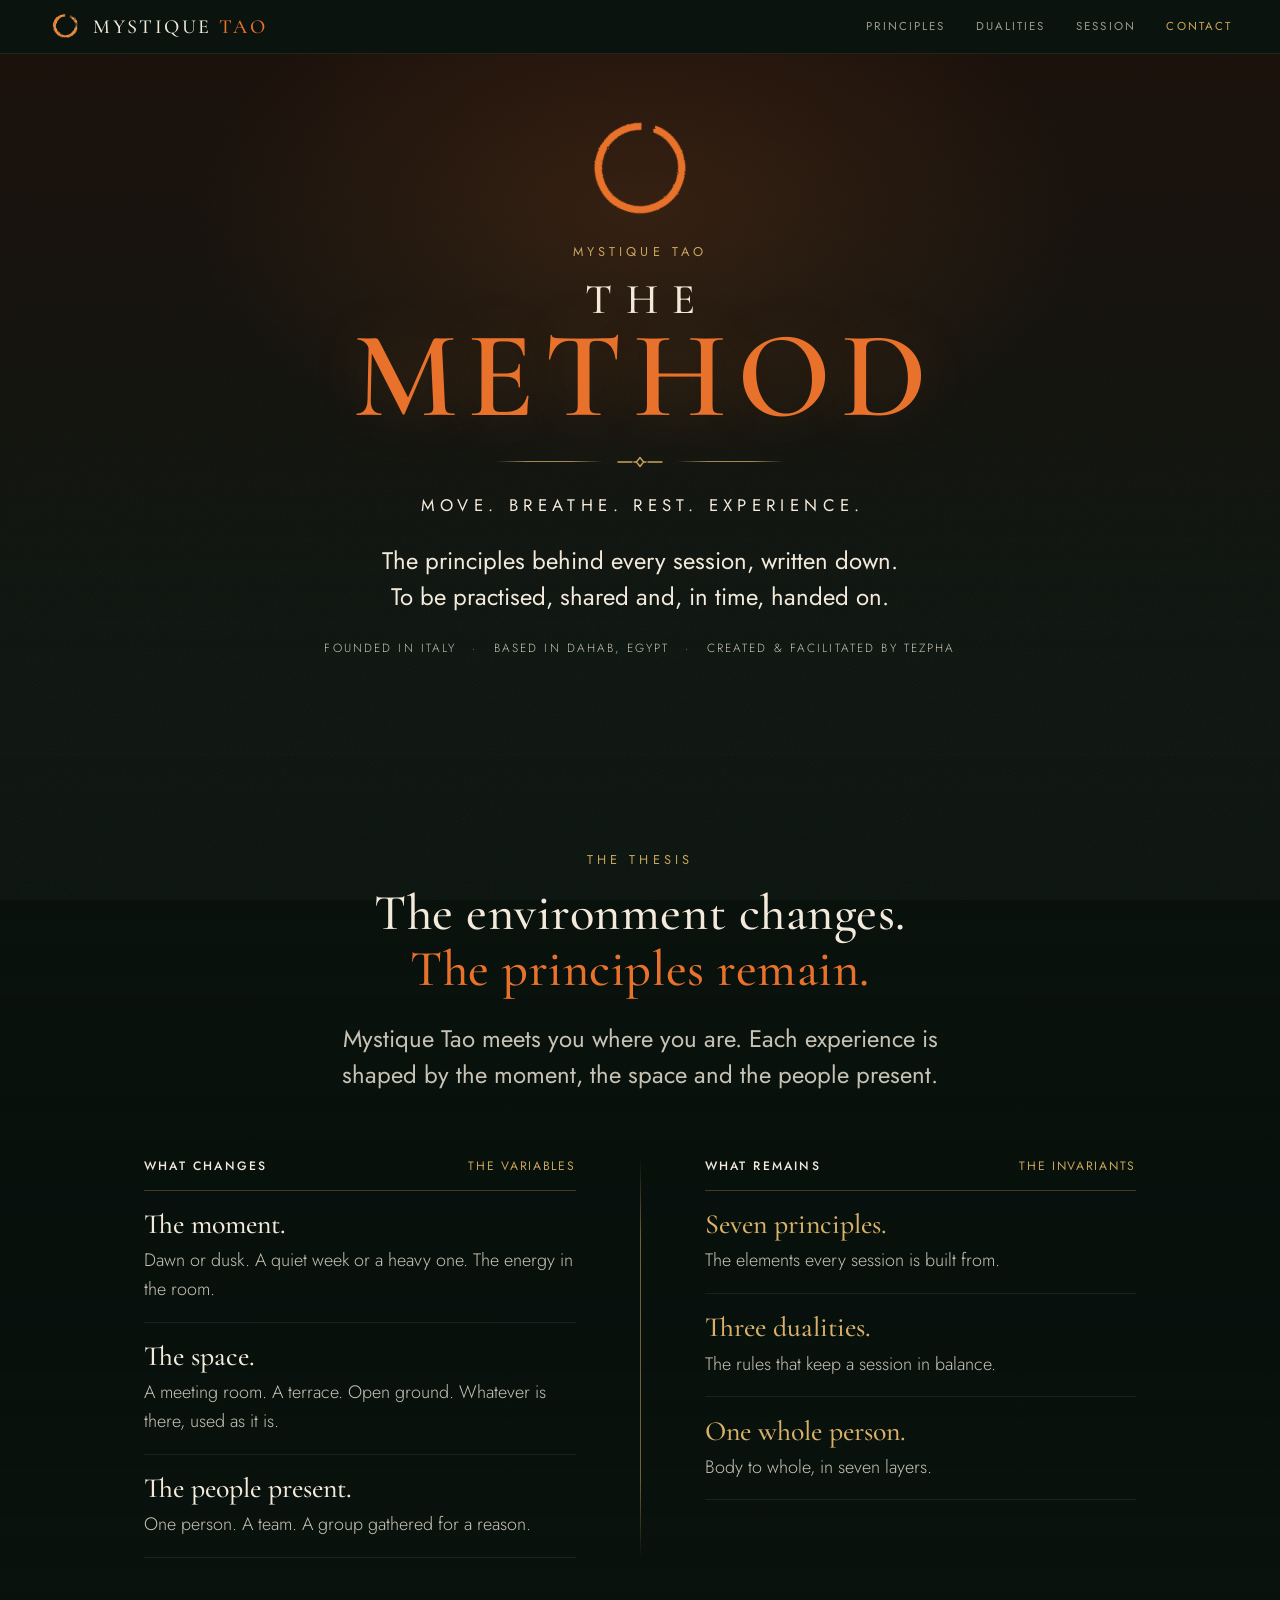
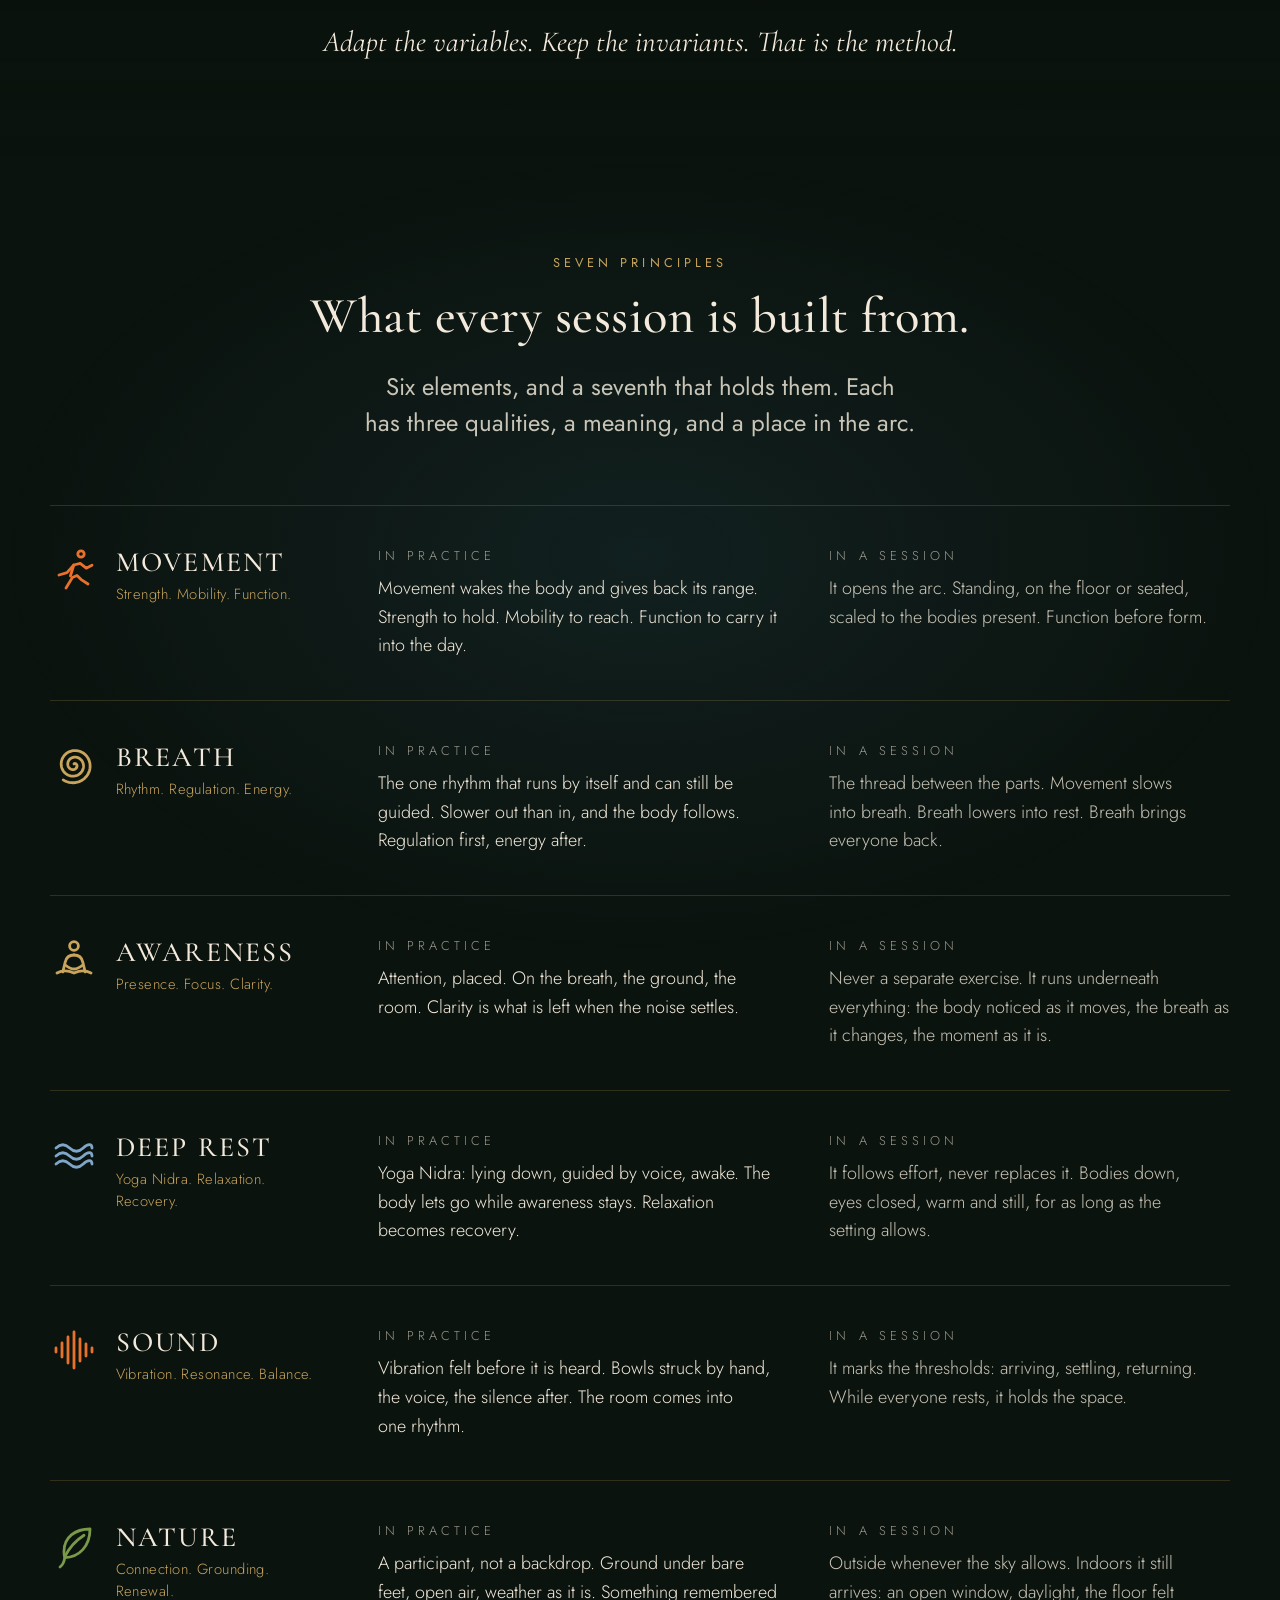
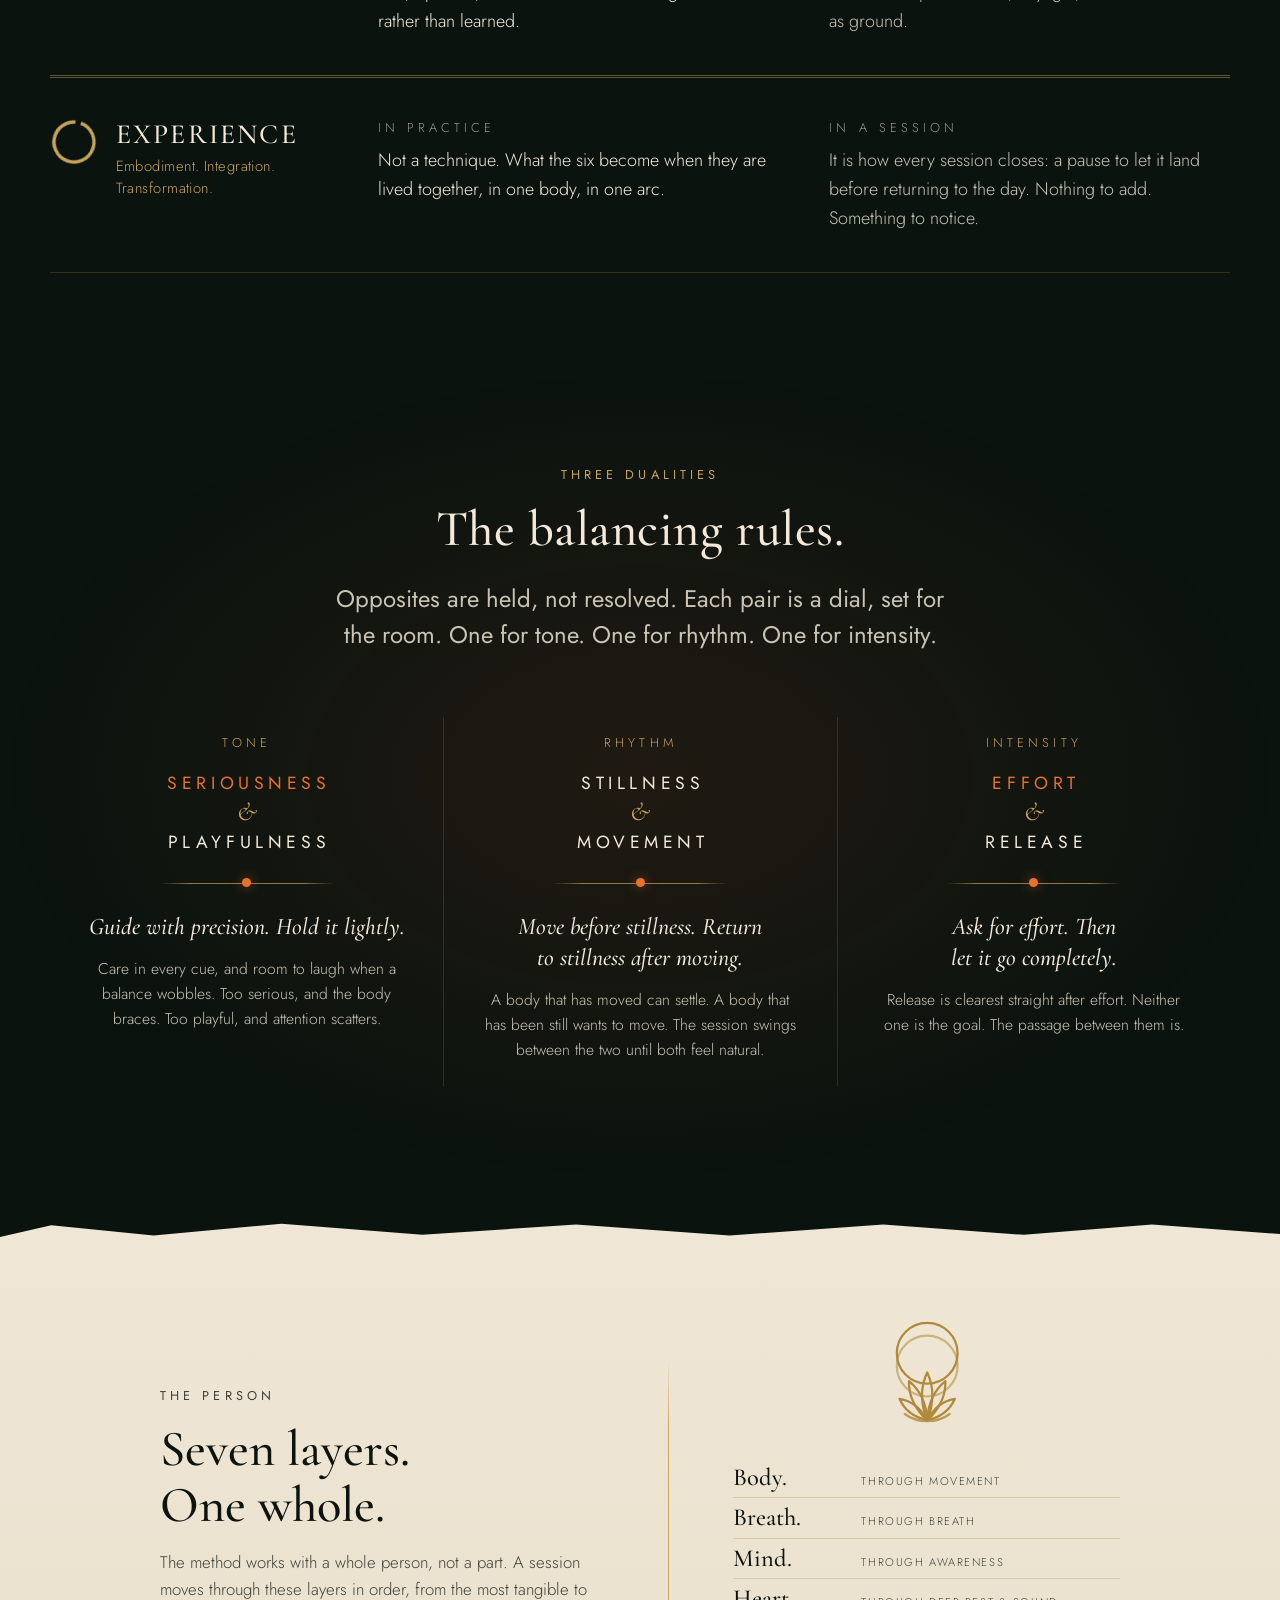
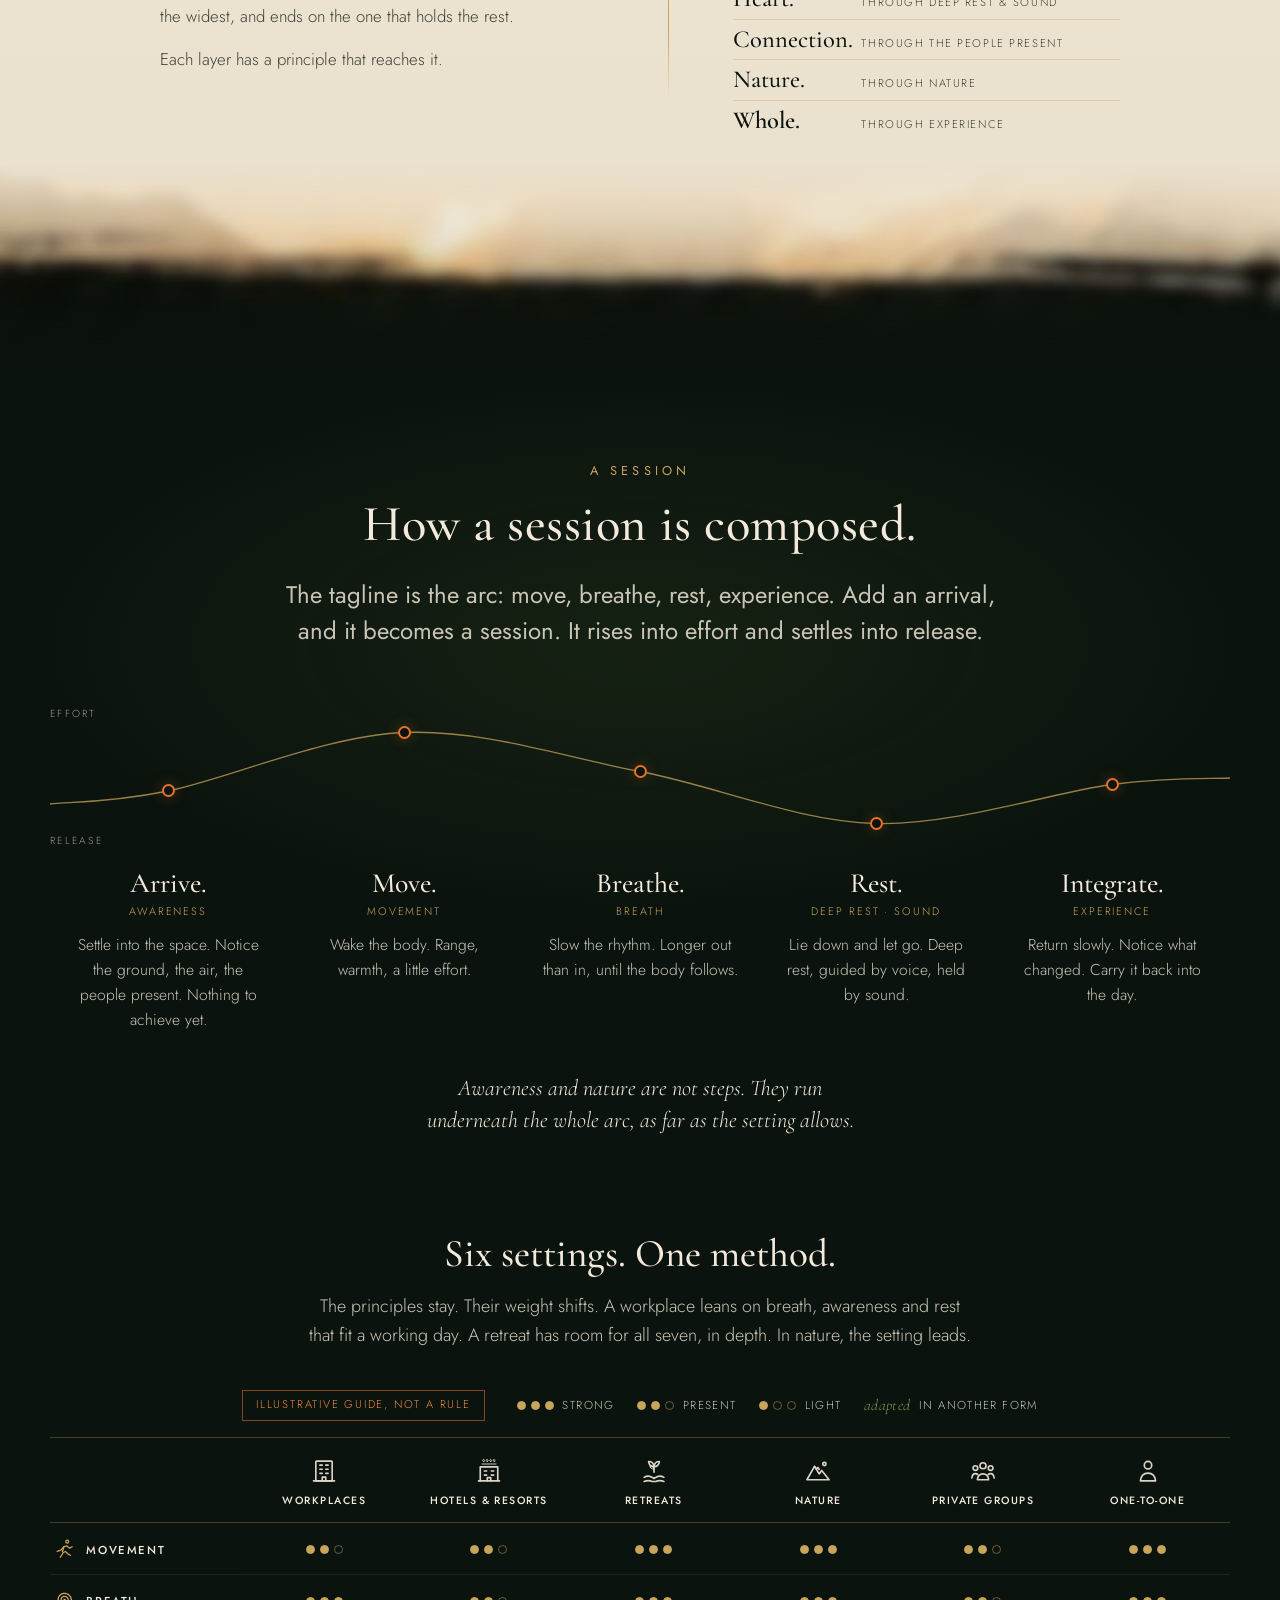
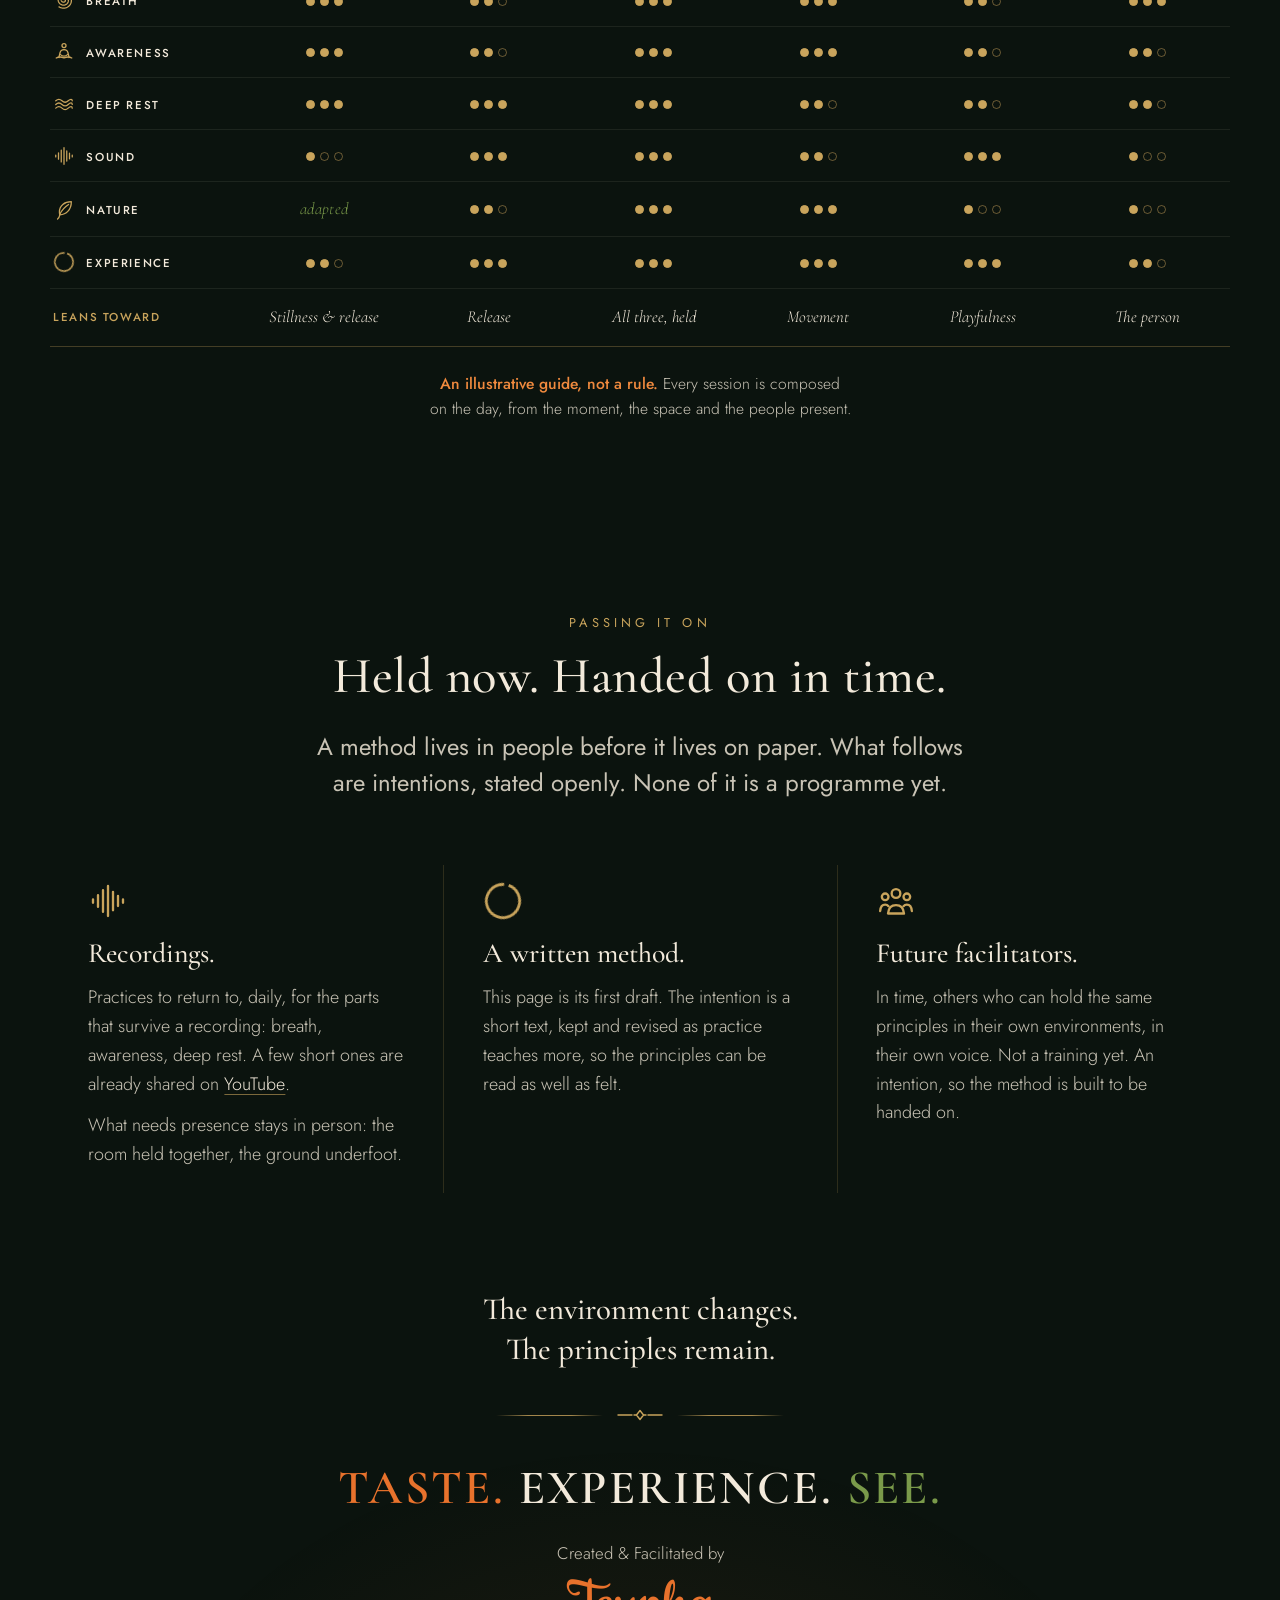
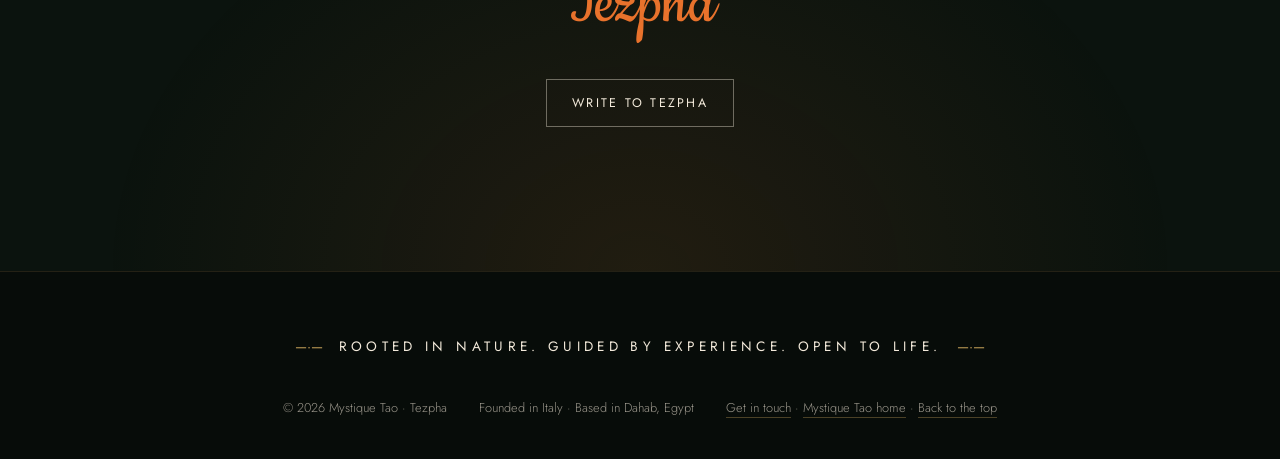
<file: method.html>
<!doctype html>
<html lang="en">
<head>
  <meta charset="utf-8">
  <meta name="viewport" content="width=device-width, initial-scale=1">
  <title>The Mystique Tao Method</title>
  <meta name="description" content="The Mystique Tao method: seven principles, three dualities, one whole person, and how a session is composed across six settings. Created and facilitated by Tezpha.">
  <meta name="theme-color" content="#0d1410">
  <link rel="canonical" href="https://the-yellow-thing.github.io/tezfa/method.html">
  <meta property="og:type" content="article">
  <meta property="og:title" content="The Mystique Tao Method">
  <meta property="og:description" content="The environment changes. The principles remain. Seven principles, three dualities, one whole person.">
  <meta property="og:image" content="https://the-yellow-thing.github.io/tezfa/assets/img/teaser-poster.jpg">
  <meta property="og:image:alt" content="Mystique Tao teaser poster: Move. Breathe. Rest. Experience.">
  <meta property="og:url" content="https://the-yellow-thing.github.io/tezfa/method.html">
  <meta name="twitter:card" content="summary_large_image">
  <link rel="icon" href="assets/img/enso-mark.png" type="image/png">
  <link rel="apple-touch-icon" href="assets/img/enso-mark.png">
  <link rel="preconnect" href="https://fonts.googleapis.com">
  <link rel="preconnect" href="https://fonts.gstatic.com" crossorigin>
  <link rel="stylesheet" href="https://fonts.googleapis.com/css2?family=Cormorant+Garamond:ital,wght@0,400;0,500;0,600;1,400;1,500&family=Jost:wght@300;400;500&family=Cookie&display=swap">
  <link rel="stylesheet" href="assets/tokens.css">
  <link rel="stylesheet" href="assets/css/site.css">
  <link rel="stylesheet" href="assets/css/method.css">
</head>
<body class="page-method">
<svg xmlns="http://www.w3.org/2000/svg" class="sprite" aria-hidden="true" focusable="false">
  <defs>
    <filter id="enso-brush" x="-10%" y="-10%" width="120%" height="120%"><feTurbulence type="fractalNoise" baseFrequency=".9" numOctaves="2" seed="3" result="n"/><feDisplacementMap in="SourceGraphic" in2="n" scale="5" xChannelSelector="R" yChannelSelector="G"/></filter>
    <!-- Mystique Tao line-icon set. 24x24 grid, 1.4px strokes, currentColor. Thin, calm, hand-drawn-adjacent. -->
    <style>.i{fill:none;stroke:currentColor;stroke-width:1.4;stroke-linecap:round;stroke-linejoin:round}</style>
  </defs>
  <!-- Logo mark: the poster's enso — a near-uniform dry-brush ring, blunt ends, short gap at 12–1 o'clock -->
  <symbol id="enso-mark" viewBox="0 0 240 240">
    <circle cx="120" cy="120" r="100" fill="none" stroke="currentColor" stroke-width="17" stroke-linecap="butt" stroke-dasharray="596 100" transform="rotate(-70 120 120)" filter="url(#enso-brush)"/>
  </symbol>
  <!-- Photo ring: the tapered brush stroke painted around the three photographs -->
  <symbol id="enso-shape" viewBox="0 0 240 240">
    <path d="M166.8 32.0 L169.4 32.4 L171.9 33.2 L174.4 34.0 L176.9 35.0 L179.3 36.0 L181.7 37.1 L184.1 38.3 L186.5 39.5 L188.8 40.9 L190.9 42.5 L193.0 44.1 L195.0 45.9 L197.0 47.7 L198.9 49.5 L200.8 51.4 L202.7 53.4 L204.4 55.4 L206.2 57.4 L207.8 59.6 L209.4 61.7 L211.0 63.9 L212.5 66.2 L213.9 68.5 L215.3 70.8 L216.6 73.2 L217.8 75.6 L219.0 78.0 L220.1 80.5 L221.1 83.0 L222.1 85.6 L223.0 88.1 L223.8 90.7 L224.5 93.4 L225.2 96.0 L225.8 98.6 L226.4 101.3 L226.8 104.0 L227.2 106.7 L227.6 109.4 L227.9 112.1 L228.1 114.8 L228.2 117.6 L228.3 120.3 L228.4 123.0 L228.4 125.8 L228.3 128.5 L228.2 131.2 L228.0 134.0 L227.8 136.7 L227.5 139.5 L227.2 142.2 L226.9 145.0 L226.4 147.7 L225.9 150.5 L225.4 153.2 L224.8 156.0 L224.1 158.7 L223.4 161.4 L222.5 164.1 L221.6 166.8 L220.7 169.5 L219.6 172.1 L218.5 174.7 L217.2 177.3 L215.9 179.8 L214.5 182.3 L213.0 184.7 L211.4 187.1 L209.7 189.4 L207.9 191.6 L206.0 193.8 L204.1 195.9 L202.0 197.9 L199.9 199.8 L197.7 201.7 L195.5 203.4 L193.2 205.1 L190.8 206.7 L188.4 208.2 L186.0 209.6 L183.5 210.9 L181.0 212.2 L178.4 213.4 L175.9 214.5 L173.3 215.6 L170.7 216.6 L168.1 217.5 L165.5 218.4 L162.8 219.2 L160.2 220.0 L157.6 220.8 L155.0 221.5 L152.3 222.1 L149.7 222.7 L147.1 223.3 L144.4 223.9 L141.8 224.4 L139.1 224.9 L136.5 225.3 L133.8 225.7 L131.2 226.0 L128.5 226.3 L125.8 226.6 L123.1 226.8 L120.4 226.9 L117.7 227.0 L115.0 227.0 L112.3 226.9 L109.6 226.8 L106.9 226.6 L104.2 226.4 L101.5 226.0 L98.8 225.6 L96.1 225.1 L93.5 224.6 L90.8 223.9 L88.2 223.2 L85.6 222.4 L83.0 221.6 L80.4 220.6 L77.9 219.6 L75.4 218.6 L72.9 217.4 L70.5 216.2 L68.0 215.0 L65.7 213.7 L63.3 212.3 L61.0 210.8 L58.7 209.3 L56.5 207.7 L54.3 206.1 L52.1 204.4 L50.0 202.7 L47.9 200.9 L45.9 199.1 L43.9 197.2 L42.0 195.2 L40.1 193.2 L38.3 191.2 L36.6 189.1 L34.9 187.0 L33.2 184.8 L31.7 182.5 L30.2 180.3 L28.7 178.0 L27.3 175.6 L26.0 173.2 L24.7 170.8 L23.5 168.4 L22.3 165.9 L21.3 163.4 L20.2 160.9 L19.3 158.4 L18.3 155.8 L17.5 153.2 L16.7 150.6 L15.9 148.0 L15.2 145.4 L14.5 142.8 L13.9 140.1 L13.4 137.4 L12.9 134.7 L12.4 132.0 L12.0 129.3 L11.7 126.6 L11.4 123.9 L11.2 121.2 L11.0 118.4 L11.0 115.7 L10.9 112.9 L11.0 110.1 L11.1 107.4 L11.4 104.6 L11.7 101.9 L12.1 99.1 L12.6 96.4 L13.1 93.7 L13.8 91.0 L14.6 88.3 L15.5 85.7 L16.4 83.1 L17.5 80.5 L18.6 78.0 L19.9 75.5 L21.2 73.1 L22.6 70.7 L24.1 68.4 L25.6 66.1 L27.3 63.9 L29.0 61.7 L30.7 59.6 L32.5 57.5 L34.4 55.5 L36.3 53.6 L38.2 51.7 L40.2 49.9 L42.2 48.1 L44.3 46.4 L46.4 44.7 L48.5 43.0 L50.6 41.5 L52.7 39.9 L54.9 38.4 L57.1 36.9 L59.1 35.2 L61.5 34.0 L63.9 32.9 L66.3 31.8 L68.6 30.7 L71.1 29.7 L73.5 28.7 L75.9 27.8 L78.3 27.0 L80.8 26.2 L83.3 25.4 L85.7 24.8 L88.2 24.2 L90.7 23.7 L93.3 23.3 L95.8 23.1 L95.9 23.5 L93.7 24.8 L91.4 25.9 L89.2 27.1 L87.0 28.2 L84.8 29.5 L82.7 30.8 L80.6 32.1 L78.6 33.5 L76.6 34.9 L74.7 36.3 L72.7 37.8 L70.9 39.3 L69.0 40.9 L67.2 42.5 L65.5 44.1 L63.4 45.3 L61.6 46.8 L59.8 48.3 L58.0 49.8 L56.2 51.4 L54.5 53.0 L52.7 54.6 L51.0 56.2 L49.4 57.9 L47.7 59.7 L46.1 61.4 L44.6 63.2 L43.0 65.0 L41.5 66.9 L40.1 68.8 L38.7 70.8 L37.4 72.8 L36.1 74.8 L34.9 76.9 L33.8 79.0 L32.7 81.2 L31.7 83.4 L30.8 85.6 L30.0 87.9 L29.3 90.2 L28.6 92.5 L28.0 94.8 L27.5 97.2 L27.1 99.6 L26.8 102.0 L26.5 104.3 L26.3 106.7 L26.2 109.1 L26.2 111.5 L26.2 113.9 L26.3 116.3 L26.4 118.6 L26.6 121.0 L26.8 123.3 L27.1 125.7 L27.5 128.0 L27.9 130.3 L28.3 132.6 L28.8 134.9 L29.3 137.2 L29.8 139.5 L30.4 141.7 L31.0 143.9 L31.7 146.2 L32.4 148.4 L33.2 150.6 L33.9 152.8 L34.8 154.9 L35.7 157.1 L36.6 159.2 L37.6 161.3 L38.6 163.4 L39.7 165.5 L40.8 167.5 L42.0 169.5 L43.3 171.5 L44.5 173.4 L45.9 175.3 L47.3 177.2 L48.7 179.0 L50.3 180.8 L51.8 182.5 L53.4 184.2 L55.1 185.9 L56.7 187.5 L58.5 189.1 L60.3 190.6 L62.1 192.0 L63.9 193.5 L65.8 194.8 L67.7 196.1 L69.7 197.4 L71.7 198.6 L73.7 199.7 L75.8 200.8 L77.9 201.9 L80.0 202.9 L82.1 203.8 L84.2 204.6 L86.4 205.4 L88.6 206.2 L90.8 206.8 L93.1 207.4 L95.3 208.0 L97.6 208.4 L99.8 208.8 L102.1 209.2 L104.4 209.4 L106.7 209.6 L109.0 209.7 L111.3 209.8 L113.5 209.8 L115.8 209.7 L118.1 209.6 L120.4 209.5 L122.6 209.2 L124.8 209.0 L127.1 208.7 L129.3 208.3 L131.5 207.9 L133.7 207.5 L135.9 207.0 L138.1 206.5 L140.2 206.0 L142.4 205.5 L144.5 204.9 L146.7 204.3 L148.8 203.7 L151.0 203.0 L153.1 202.4 L155.3 201.7 L157.4 200.9 L159.5 200.2 L161.6 199.3 L163.7 198.5 L165.8 197.6 L167.9 196.6 L170.0 195.6 L172.0 194.6 L174.1 193.4 L176.1 192.2 L178.0 191.0 L179.9 189.7 L181.8 188.3 L183.6 186.8 L185.3 185.2 L187.0 183.6 L188.6 182.0 L190.2 180.2 L191.7 178.4 L193.1 176.6 L194.4 174.7 L195.7 172.7 L196.8 170.7 L197.9 168.6 L199.0 166.5 L199.9 164.4 L200.8 162.3 L201.6 160.1 L202.3 157.9 L203.0 155.7 L203.6 153.5 L204.2 151.3 L204.7 149.1 L205.2 146.8 L205.6 144.6 L206.0 142.4 L206.3 140.2 L206.6 138.0 L206.9 135.7 L207.1 133.5 L207.4 131.3 L207.6 129.1 L207.7 126.9 L207.9 124.7 L208.0 122.5 L208.0 120.2 L208.1 118.0 L208.1 115.8 L208.0 113.6 L208.0 111.3 L207.9 109.1 L207.7 106.9 L207.5 104.6 L207.2 102.4 L206.9 100.2 L206.6 97.9 L206.2 95.7 L205.7 93.5 L205.2 91.3 L204.6 89.1 L204.0 86.9 L203.3 84.7 L202.6 82.5 L201.8 80.4 L200.9 78.2 L200.0 76.1 L199.1 74.0 L198.1 71.9 L197.0 69.8 L195.9 67.7 L194.8 65.7 L193.6 63.7 L192.3 61.7 L191.0 59.7 L189.6 57.8 L188.2 55.9 L186.8 54.0 L185.3 52.2 L183.7 50.3 L182.1 48.6 L180.6 46.6 L179.1 44.7 L177.5 42.8 L175.8 41.0 L174.1 39.1 L172.3 37.4 L170.5 35.7 L168.6 34.0 L166.8 32.0Z" fill="currentColor" filter="url(#enso-brush)"/>
  </symbol>
  <!-- ===== Seven pillars ===== -->
  <symbol id="i-movement" viewBox="0 0 24 24">
    <g class="i">
      <circle cx="15.5" cy="4" r="1.6"/>
      <path d="M8 21l3.2-5.2 2.3-1.1 2.1 2.1L19 19"/>
      <path d="M4.5 14.5l4-1.2 3.4-3.8 3.2-.8 3 2.4L21 9.6"/>
      <path d="M11.9 9.5L10.2 15"/>
    </g>
  </symbol>
  <symbol id="i-breath" viewBox="0 0 24 24">
    <g class="i"><path d="M12.00 11.40 L12.08 11.34 L12.17 11.30 L12.27 11.26 L12.38 11.24 L12.50 11.24 L12.62 11.26 L12.75 11.29 L12.88 11.35 L13.00 11.43 L13.12 11.52 L13.22 11.64 L13.32 11.77 L13.40 11.92 L13.46 12.09 L13.50 12.27 L13.51 12.46 L13.51 12.66 L13.47 12.86 L13.41 13.06 L13.32 13.26 L13.20 13.46 L13.06 13.64 L12.89 13.81 L12.69 13.95 L12.48 14.08 L12.24 14.18 L11.98 14.26 L11.71 14.30 L11.43 14.31 L11.14 14.29 L10.85 14.23 L10.57 14.13 L10.29 13.99 L10.02 13.82 L9.78 13.62 L9.55 13.38 L9.35 13.11 L9.18 12.81 L9.04 12.48 L8.95 12.14 L8.89 11.78 L8.88 11.40 L8.91 11.03 L8.99 10.65 L9.11 10.27 L9.28 9.91 L9.50 9.57 L9.76 9.25 L10.07 8.95 L10.41 8.69 L10.78 8.47 L11.19 8.29 L11.62 8.16 L12.07 8.08 L12.53 8.06 L13.00 8.09 L13.48 8.17 L13.94 8.32 L14.39 8.52 L14.82 8.77 L15.22 9.08 L15.59 9.44 L15.92 9.85 L16.20 10.29 L16.43 10.78 L16.60 11.29 L16.71 11.83 L16.76 12.39 L16.74 12.95 L16.66 13.51 L16.51 14.07 L16.29 14.61 L16.00 15.13 L15.65 15.62 L15.25 16.07 L14.78 16.47 L14.27 16.82 L13.71 17.11 L13.12 17.34 L12.49 17.49 L11.85 17.57 L11.19 17.58 L10.53 17.51 L9.88 17.36 L9.24 17.13 L8.63 16.82 L8.05 16.44 L7.51 15.99 L7.03 15.48 L6.60 14.90 L6.24 14.28 L5.96 13.61 L5.75 12.90 L5.63 12.17 L5.59 11.42 L5.64 10.67 L5.78 9.92 L6.01 9.18 L6.33 8.47 L6.73 7.80 L7.21 7.17 L7.77 6.59 L8.39 6.09 L9.08 5.65 L9.82 5.30 L10.60 5.03 L11.42 4.85 L12.26 4.77 L13.11 4.79 L13.96 4.91 L14.79 5.13 L15.60 5.45 L16.38 5.86 L17.10 6.37 L17.77 6.96 L18.37 7.63 L18.89 8.37 L19.32 9.18 L19.66 10.03 L19.90 10.93 L20.03 11.86 L20.05 12.80 L19.97 13.74 L19.77 14.68 L19.46 15.59 L19.04 16.47 L18.52 17.30 L17.90 18.06 L17.19 18.76 L16.40 19.37 L15.54 19.89 L14.62 20.31 L13.64 20.61 L12.63 20.81 L11.60 20.88 L10.56 20.84 L9.52 20.67 L8.51 20.38 L7.53 19.97 L6.59 19.44"/></g>
  </symbol>
  <symbol id="i-awareness" viewBox="0 0 24 24">
    <g class="i">
      <circle cx="12" cy="5" r="2.2"/>
      <path d="M12 9.5c-2.6 0-4 1.6-4.4 3.6L6.4 18"/>
      <path d="M12 9.5c2.6 0 4 1.6 4.4 3.6l1.2 4.9"/>
      <path d="M3.5 18.5c2.4-1.3 5.6-1.3 8.5 0 2.9-1.3 6.1-1.3 8.5 0"/>
      <path d="M7.8 14.6c1.4 1.2 2.9 1.9 4.2 1.9s2.8-.7 4.2-1.9"/>
    </g>
  </symbol>
  <symbol id="i-deeprest" viewBox="0 0 24 24">
    <g class="i">
      <path d="M3 8.5c2.3-2.2 4.5-2.2 6.8 0s4.5 2.2 6.8 0 4.4-2.2 4.4 0"/>
      <path d="M3 12.5c2.3-2.2 4.5-2.2 6.8 0s4.5 2.2 6.8 0 4.4-2.2 4.4 0"/>
      <path d="M3 16.5c2.3-2.2 4.5-2.2 6.8 0s4.5 2.2 6.8 0 4.4-2.2 4.4 0"/>
    </g>
  </symbol>
  <symbol id="i-sound" viewBox="0 0 24 24">
    <g class="i">
      <path d="M3 11v2M6 8.5v7M9 5.5v13M12 3v18M15 6.5v11M18 9v6M21 11v2"/>
    </g>
  </symbol>
  <symbol id="i-nature" viewBox="0 0 24 24">
    <g class="i">
      <path d="M20 4c-7.5 0-13 4.2-13 11.2 0 1.1.1 2.1.4 3.1C14.6 18.1 20 12.6 20 4z"/>
      <path d="M7.4 18.3C7 21 6.3 22 5 23"/>
      <path d="M7.6 17.5c2-4.1 5.2-7.7 9.4-10.4"/>
    </g>
  </symbol>

  <!-- ===== Six contexts ===== -->
  <symbol id="i-workplaces" viewBox="0 0 24 24">
    <g class="i">
      <rect x="5" y="3.5" width="14" height="17" rx=".6"/>
      <path d="M3 20.5h18"/>
      <path d="M8.5 7h2M13.5 7h2M8.5 10.5h2M13.5 10.5h2M8.5 14h2M13.5 14h2"/>
      <path d="M10.5 20.5v-3.2h3v3.2"/>
    </g>
  </symbol>
  <symbol id="i-hotels" viewBox="0 0 24 24">
    <g class="i">
      <path d="M4.5 20.5V8.5h15v12"/>
      <path d="M3 20.5h18"/>
      <path d="M8 12h2M14 12h2M8 15.5h2M14 15.5h2"/>
      <path d="M10.5 20.5v-2.8h3v2.8"/>
      <path d="M7.5 2.2l0.7 1.0l-0.7 1.0l-0.7 -1.0z M10.5 2.2l0.7 1.0l-0.7 1.0l-0.7 -1.0z M13.5 2.2l0.7 1.0l-0.7 1.0l-0.7 -1.0z M16.5 2.2l0.7 1.0l-0.7 1.0l-0.7 -1.0z" stroke-width=".8"/>
      <path d="M6 6h12" stroke-width=".8"/>
    </g>
  </symbol>
  <symbol id="i-retreats" viewBox="0 0 24 24">
    <g class="i">
      <path d="M12 13V8.2"/>
      <path d="M12 8.2c-2.6 0-4.3-1.7-4.6-4.3C10 3.9 11.7 5.6 12 8.2z"/>
      <path d="M12 8.2c2.6 0 4.3-1.7 4.6-4.3C14 3.9 12.3 5.6 12 8.2z"/>
      <path d="M12 10.5c-1.8-.1-3.1-1.1-3.5-3 1.8.1 3.1 1.1 3.5 3z" stroke-width=".9"/>
      <path d="M3.5 17.5c2.2-1.3 3.6-1.5 5.3-.7l3.2 1.5"/>
      <path d="M20.5 17.5c-2.2-1.3-3.6-1.5-5.3-.7l-3.2 1.5"/>
      <path d="M3.5 21c2.5-1 4.5-1 7 0h3c2.5-1 4.5-1 7 0"/>
    </g>
  </symbol>
  <symbol id="i-mountains" viewBox="0 0 24 24">
    <g class="i">
      <path d="M2.5 19.5L9 8l4 6.5 2.2-3 6.3 8z"/>
      <path d="M9 8l1.4 2.2L12 9l1 1.7"/>
      <circle cx="17.5" cy="6" r="1.4"/>
    </g>
  </symbol>
  <symbol id="i-groups" viewBox="0 0 24 24">
    <g class="i">
      <circle cx="12" cy="7.5" r="2.6"/>
      <circle cx="5.5" cy="9.5" r="2"/>
      <circle cx="18.5" cy="9.5" r="2"/>
      <path d="M7.2 19.5c.3-3.2 2.1-5 4.8-5s4.5 1.8 4.8 5z"/>
      <path d="M2.5 18c.2-2.4 1.4-3.8 3-3.8.8 0 1.5.3 2 .9"/>
      <path d="M21.5 18c-.2-2.4-1.4-3.8-3-3.8-.8 0-1.5.3-2 .9"/>
    </g>
  </symbol>
  <symbol id="i-one" viewBox="0 0 24 24">
    <g class="i">
      <circle cx="12" cy="7" r="3.2"/>
      <path d="M5.5 20.5c.4-4.3 3-6.7 6.5-6.7s6.1 2.4 6.5 6.7z"/>
    </g>
  </symbol>

  <!-- ===== Ways to join ===== -->
  <symbol id="i-sea" viewBox="0 0 24 24">
    <g class="i">
      <path d="M6.6 12.5a5.4 5.4 0 0 1 10.8 0"/>
      <path d="M12 3.4v1.5M5.6 6.1l1 1M18.4 6.1l-1 1"/>
      <path d="M2.5 12.5h19"/>
      <path d="M3.5 16.2c1.4-.9 2.8-.9 4.2 0s2.8.9 4.2 0 2.8-.9 4.2 0 2.8.9 4.2 0"/>
      <path d="M7 19.8c1.2-.8 2.4-.8 3.6 0s2.4.8 3.6 0 2.4-.8 3.6 0"/>
    </g>
  </symbol>
  <symbol id="i-elements" viewBox="0 0 24 24">
    <g class="i">
      <path d="M2.5 15L8 6l4.6 7.2"/>
      <path d="M9.8 15c2.6-2.9 6.4-3.9 11.7-2.6"/>
      <path d="M2.5 15h19"/>
      <path d="M3 19c1.5-1 3-1 4.5 0s3 1 4.5 0 3-1 4.5 0 3 1 4.5 0"/>
      <circle cx="18" cy="6" r="1.4"/>
    </g>
  </symbol>
  <symbol id="i-play" viewBox="0 0 24 24">
    <g class="i">
      <rect x="2.5" y="5" width="19" height="14" rx="3"/>
      <path d="M10.2 9.3v5.4l4.6-2.7z"/>
    </g>
  </symbol>

  <!-- ===== Emblems ===== -->
  <symbol id="i-lotus" viewBox="0 0 64 72">
    <g class="i" stroke-width="1.1">
      <circle cx="32" cy="22" r="19"/>
      <circle cx="32" cy="30" r="19" opacity=".55"/>
      <path d="M32.0 64.0 Q38.5 47.5 32.0 34.0 Q25.5 47.5 32.0 64.0"/><path d="M32.0 64.0 Q31.2 48.0 20.6 39.5 Q20.3 53.1 32.0 64.0"/><path d="M32.0 64.0 Q43.7 53.1 43.4 39.5 Q32.8 48.0 32.0 64.0"/><path d="M32.0 64.0 Q25.9 52.2 14.7 50.5 Q19.1 60.9 32.0 64.0"/><path d="M32.0 64.0 Q44.9 60.9 49.3 50.5 Q38.1 52.2 32.0 64.0"/>
      <path d="M18 60c4 3 9 4.5 14 4.5S42 63 46 60" opacity=".8"/>
    </g>
  </symbol>
  <symbol id="i-ornament" viewBox="0 0 48 12">
    <g class="i" stroke-width="1">
      <path d="M2 6h14M32 6h14"/>
      <path d="M24 1.5l3.5 4.5L24 10.5 20.5 6z"/>
      <path d="M18 6h2M28 6h2"/>
    </g>
  </symbol>

  <!-- ===== Contact ===== -->
  <symbol id="i-instagram" viewBox="0 0 24 24">
    <g class="i">
      <rect x="3.5" y="3.5" width="17" height="17" rx="4.5"/>
      <circle cx="12" cy="12" r="3.8"/>
      <circle cx="17" cy="7" r=".7" fill="currentColor" stroke="none"/>
    </g>
  </symbol>
  <symbol id="i-whatsapp" viewBox="0 0 24 24">
    <g class="i">
      <path d="M4.2 19.8l1.2-3.9A8.3 8.3 0 1 1 8.6 19z"/>
      <path d="M9.2 8.6c.2-.5.5-.5.8-.5h.5c.2 0 .4.1.5.4l.6 1.5c.1.2 0 .4-.1.6l-.5.6c.6 1.2 1.5 2.1 2.7 2.7l.6-.5c.2-.2.4-.2.6-.1l1.5.6c.3.1.4.3.4.5v.6c0 .3-.1.6-.5.8-1.9 1.1-6.8-2.6-7.6-6.3-.1-.4 0-.7.5-.9z"/>
    </g>
  </symbol>
  <symbol id="i-mail" viewBox="0 0 24 24">
    <g class="i">
      <rect x="3" y="5.5" width="18" height="13" rx="1.5"/>
      <path d="M3.5 7l8.5 6 8.5-6"/>
    </g>
  </symbol>
</svg>

<a class="skip" href="#main">Skip to content</a>

<header class="nav" id="top">
  <a class="nav__brand" href="index.html" aria-label="Mystique Tao, home">
    <img class="nav__mark" src="assets/img/enso-mark.png" width="34" height="34" alt="">
    <span class="nav__word">Mystique <em>Tao</em></span>
  </a>
  <nav class="nav__links" aria-label="On this page">
    <a href="#principles">Principles</a>
    <a href="#dualities">Dualities</a>
    <a href="#session">Session</a>
    <a href="index.html#contact" class="nav__cta">Contact</a>
  </nav>
</header>

<main id="main" tabindex="-1">

  <!-- ========================= MASTHEAD ========================= -->
  <section class="m-mast" aria-labelledby="method-title">
    <div class="m-mast__inner">
      <div class="m-mast__enso breathes" aria-hidden="true">
        <svg viewBox="0 0 240 240" class="enso"><use href="#enso-mark"/></svg>
      </div>
      <p class="eyebrow">Mystique Tao</p>
      <h1 class="m-title" id="method-title">
        <span class="m-title__the">The</span>
        <span class="m-title__method">Method</span>
      </h1>
      <div class="rule-ornament" aria-hidden="true"><span></span><svg class="rule-ornament__mark"><use href="#i-ornament"/></svg><span></span></div>
      <p class="tagline">Move. Breathe. Rest. Experience.</p>
      <p class="m-mast__lead">The principles behind every session, written down. To be practised, shared and, in time, handed on.</p>
      <ul class="m-facts" role="list">
        <li>Founded in Italy</li>
        <li>Based in Dahab, Egypt</li>
        <li>Created &amp; facilitated by Tezpha</li>
      </ul>
    </div>
  </section>

  <!-- ========================= 1. THESIS ========================= -->
  <section class="m-section m-thesis" id="thesis" aria-labelledby="thesis-title">
    <div class="section__head">
      <p class="eyebrow">The thesis</p>
      <h2 class="h2" id="thesis-title">The environment changes.<br><em>The principles remain.</em></h2>
      <p class="section__lead">Mystique Tao meets you where you are. Each experience is shaped by the moment, the space and the people present.</p>
    </div>

    <div class="m-thesis__grid">
      <div class="m-thesis__col">
        <h3 class="m-kicker">What changes <span>The variables</span></h3>
        <dl class="m-defs">
          <div><dt>The moment.</dt><dd>Dawn or dusk. A quiet week or a heavy one. The energy in the room.</dd></div>
          <div><dt>The space.</dt><dd>A meeting room. A terrace. Open ground. Whatever is there, used as it is.</dd></div>
          <div><dt>The people present.</dt><dd>One person. A team. A group gathered for a reason.</dd></div>
        </dl>
      </div>
      <div class="m-thesis__rule" aria-hidden="true"></div>
      <div class="m-thesis__col m-thesis__col--remain">
        <h3 class="m-kicker">What remains <span>The invariants</span></h3>
        <dl class="m-defs">
          <div><dt>Seven principles.</dt><dd>The elements every session is built from.</dd></div>
          <div><dt>Three dualities.</dt><dd>The rules that keep a session in balance.</dd></div>
          <div><dt>One whole person.</dt><dd>Body to whole, in seven layers.</dd></div>
        </dl>
      </div>
    </div>
    <p class="m-thesis__close">Adapt the variables. Keep the invariants. That is the method.</p>
  </section>

  <!-- ========================= 2. SEVEN PRINCIPLES ========================= -->
  <section class="m-section m-principles" id="principles" aria-labelledby="principles-title">
    <div class="section__head">
      <p class="eyebrow">Seven principles</p>
      <h2 class="h2" id="principles-title">What every session is built from.</h2>
      <p class="section__lead">Six elements, and a seventh that holds them. Each has three qualities, a meaning, and a place in the arc.</p>
    </div>

    <ol class="m-plist" role="list">
      <li class="m-p m-p--movement">
        <div class="m-p__id">
          <svg class="m-p__icon" aria-hidden="true"><use href="#i-movement"/></svg>
          <h3 class="m-p__name">Movement</h3>
          <p class="m-p__triad">Strength. Mobility. Function.</p>
        </div>
        <div class="m-p__cell">
          <p class="m-p__label">In practice</p>
          <p class="m-p__text">Movement wakes the body and gives back its range. Strength to hold. Mobility to reach. Function to carry it into the day.</p>
        </div>
        <div class="m-p__cell">
          <p class="m-p__label">In a session</p>
          <p class="m-p__text m-p__text--soft">It opens the arc. Standing, on the floor or seated, scaled to the bodies present. Function before form.</p>
        </div>
      </li>
      <li class="m-p m-p--breath">
        <div class="m-p__id">
          <svg class="m-p__icon" aria-hidden="true"><use href="#i-breath"/></svg>
          <h3 class="m-p__name">Breath</h3>
          <p class="m-p__triad">Rhythm. Regulation. Energy.</p>
        </div>
        <div class="m-p__cell">
          <p class="m-p__label">In practice</p>
          <p class="m-p__text">The one rhythm that runs by itself and can still be guided. Slower out than in, and the body follows. Regulation first, energy after.</p>
        </div>
        <div class="m-p__cell">
          <p class="m-p__label">In a session</p>
          <p class="m-p__text m-p__text--soft">The thread between the parts. Movement slows into breath. Breath lowers into rest. Breath brings everyone back.</p>
        </div>
      </li>
      <li class="m-p m-p--awareness">
        <div class="m-p__id">
          <svg class="m-p__icon" aria-hidden="true"><use href="#i-awareness"/></svg>
          <h3 class="m-p__name">Awareness</h3>
          <p class="m-p__triad">Presence. Focus. Clarity.</p>
        </div>
        <div class="m-p__cell">
          <p class="m-p__label">In practice</p>
          <p class="m-p__text">Attention, placed. On the breath, the ground, the room. Clarity is what is left when the noise settles.</p>
        </div>
        <div class="m-p__cell">
          <p class="m-p__label">In a session</p>
          <p class="m-p__text m-p__text--soft">Never a separate exercise. It runs underneath everything: the body noticed as it moves, the breath as it changes, the moment as it is.</p>
        </div>
      </li>
      <li class="m-p m-p--rest">
        <div class="m-p__id">
          <svg class="m-p__icon" aria-hidden="true"><use href="#i-deeprest"/></svg>
          <h3 class="m-p__name">Deep Rest</h3>
          <p class="m-p__triad">Yoga Nidra. Relaxation. Recovery.</p>
        </div>
        <div class="m-p__cell">
          <p class="m-p__label">In practice</p>
          <p class="m-p__text">Yoga Nidra: lying down, guided by voice, awake. The body lets go while awareness stays. Relaxation becomes recovery.</p>
        </div>
        <div class="m-p__cell">
          <p class="m-p__label">In a session</p>
          <p class="m-p__text m-p__text--soft">It follows effort, never replaces it. Bodies down, eyes closed, warm and still, for as long as the setting allows.</p>
        </div>
      </li>
      <li class="m-p m-p--sound">
        <div class="m-p__id">
          <svg class="m-p__icon" aria-hidden="true"><use href="#i-sound"/></svg>
          <h3 class="m-p__name">Sound</h3>
          <p class="m-p__triad">Vibration. Resonance. Balance.</p>
        </div>
        <div class="m-p__cell">
          <p class="m-p__label">In practice</p>
          <p class="m-p__text">Vibration felt before it is heard. Bowls struck by hand, the voice, the silence after. The room comes into one rhythm.</p>
        </div>
        <div class="m-p__cell">
          <p class="m-p__label">In a session</p>
          <p class="m-p__text m-p__text--soft">It marks the thresholds: arriving, settling, returning. While everyone rests, it holds the space.</p>
        </div>
      </li>
      <li class="m-p m-p--nature">
        <div class="m-p__id">
          <svg class="m-p__icon" aria-hidden="true"><use href="#i-nature"/></svg>
          <h3 class="m-p__name">Nature</h3>
          <p class="m-p__triad">Connection. Grounding. Renewal.</p>
        </div>
        <div class="m-p__cell">
          <p class="m-p__label">In practice</p>
          <p class="m-p__text">A participant, not a backdrop. Ground under bare feet, open air, weather as it is. Something remembered rather than learned.</p>
        </div>
        <div class="m-p__cell">
          <p class="m-p__label">In a session</p>
          <p class="m-p__text m-p__text--soft">Outside whenever the sky allows. Indoors it still arrives: an open window, daylight, the floor felt as ground.</p>
        </div>
      </li>
      <li class="m-p m-p--experience">
        <div class="m-p__id">
          <svg class="m-p__icon" aria-hidden="true"><use href="#enso-mark"/></svg>
          <h3 class="m-p__name">Experience</h3>
          <p class="m-p__triad">Embodiment. Integration. Transformation.</p>
        </div>
        <div class="m-p__cell">
          <p class="m-p__label">In practice</p>
          <p class="m-p__text">Not a technique. What the six become when they are lived together, in one body, in one arc.</p>
        </div>
        <div class="m-p__cell">
          <p class="m-p__label">In a session</p>
          <p class="m-p__text m-p__text--soft">It is how every session closes: a pause to let it land before returning to the day. Nothing to add. Something to notice.</p>
        </div>
      </li>
    </ol>
  </section>

  <!-- ========================= 3. THREE DUALITIES ========================= -->
  <section class="m-section m-duals" id="dualities" aria-labelledby="dualities-title">
    <div class="section__head">
      <p class="eyebrow">Three dualities</p>
      <h2 class="h2" id="dualities-title">The balancing rules.</h2>
      <p class="section__lead">Opposites are held, not resolved. Each pair is a dial, set for the room. One for tone. One for rhythm. One for intensity.</p>
    </div>

    <ul class="m-duals__list" role="list">
      <li class="m-dual">
        <p class="m-dual__dial">Tone</p>
        <h3 class="m-dual__pair"><span class="duality__accent">Seriousness</span> <span class="m-dual__amp">&amp;</span> <span>Playfulness</span></h3>
        <span class="m-dual__scale" aria-hidden="true"><i></i></span>
        <p class="m-dual__rule">Guide with precision. Hold it lightly.</p>
        <p class="m-dual__text">Care in every cue, and room to laugh when a balance wobbles. Too serious, and the body braces. Too playful, and attention scatters.</p>
      </li>
      <li class="m-dual">
        <p class="m-dual__dial">Rhythm</p>
        <h3 class="m-dual__pair"><span>Stillness</span> <span class="m-dual__amp">&amp;</span> <span>Movement</span></h3>
        <span class="m-dual__scale" aria-hidden="true"><i></i></span>
        <p class="m-dual__rule">Move before stillness. Return to stillness after moving.</p>
        <p class="m-dual__text">A body that has moved can settle. A body that has been still wants to move. The session swings between the two until both feel natural.</p>
      </li>
      <li class="m-dual">
        <p class="m-dual__dial">Intensity</p>
        <h3 class="m-dual__pair"><span class="duality__accent">Effort</span> <span class="m-dual__amp">&amp;</span> <span>Release</span></h3>
        <span class="m-dual__scale" aria-hidden="true"><i></i></span>
        <p class="m-dual__rule">Ask for effort. Then let it go completely.</p>
        <p class="m-dual__text">Release is clearest straight after effort. Neither one is the goal. The passage between them is.</p>
      </li>
    </ul>
  </section>

  <!-- ========================= 4. THE PERSON (parchment) ========================= -->
  <section class="m-person" id="person" aria-labelledby="person-title">
    <div class="m-person__inner">
      <div class="m-person__text">
        <p class="eyebrow">The person</p>
        <h2 class="m-person__title" id="person-title">Seven layers. One whole.</h2>
        <p>The method works with a whole person, not a part. A session moves through these layers in order, from the most tangible to the widest, and ends on the one that holds the rest.</p>
        <p>Each layer has a principle that reaches it.</p>
      </div>
      <div class="m-person__rule" aria-hidden="true"></div>
      <div class="m-person__model">
        <svg class="m-person__lotus" aria-hidden="true"><use href="#i-lotus"/></svg>
        <ol class="m-layers" role="list">
          <li><span class="m-layers__word">Body.</span> <span class="m-layers__via">through movement</span></li>
          <li><span class="m-layers__word">Breath.</span> <span class="m-layers__via">through breath</span></li>
          <li><span class="m-layers__word">Mind.</span> <span class="m-layers__via">through awareness</span></li>
          <li><span class="m-layers__word">Heart.</span> <span class="m-layers__via">through deep rest &amp; sound</span></li>
          <li><span class="m-layers__word">Connection.</span> <span class="m-layers__via">through the people present</span></li>
          <li><span class="m-layers__word">Nature.</span> <span class="m-layers__via">through nature</span></li>
          <li class="m-layers__whole"><span class="m-layers__word">Whole.</span> <span class="m-layers__via">through experience</span></li>
        </ol>
      </div>
    </div>
    <div class="m-person__horizon" aria-hidden="true"></div>
  </section>

  <!-- ========================= 5. HOW A SESSION IS COMPOSED ========================= -->
  <section class="m-section m-session" id="session" aria-labelledby="session-title">
    <div class="section__head">
      <p class="eyebrow">A session</p>
      <h2 class="h2" id="session-title">How a session is composed.</h2>
      <p class="section__lead">The tagline is the arc: move, breathe, rest, experience. Add an arrival, and it becomes a session. It rises into effort and settles into release.</p>
    </div>

    <div class="m-arc">
      <div class="m-arc__curve" aria-hidden="true">
        <span class="m-arc__axis m-arc__axis--top">Effort</span>
        <span class="m-arc__axis m-arc__axis--bottom">Release</span>
        <svg viewBox="0 0 1000 160" preserveAspectRatio="none" focusable="false"><path d="M0 112 C16.7 109.3 50 110.7 100 96 C150 81.3 233.3 28 300 24 C366.7 20 433.3 53.3 500 72 C566.7 90.7 633.3 133.3 700 136 C766.7 138.7 850 97.3 900 88 C950 78.7 983.3 81.3 1000 80"/></svg>
        <span class="m-arc__pt" style="left:10%;top:60%"></span>
        <span class="m-arc__pt" style="left:30%;top:15%"></span>
        <span class="m-arc__pt" style="left:50%;top:45%"></span>
        <span class="m-arc__pt" style="left:70%;top:85%"></span>
        <span class="m-arc__pt" style="left:90%;top:55%"></span>
      </div>
      <ol class="m-steps" role="list">
        <li class="m-step">
          <h3 class="m-step__verb">Arrive.</h3>
          <p class="m-step__via">Awareness</p>
          <p class="m-step__text">Settle into the space. Notice the ground, the air, the people present. Nothing to achieve yet.</p>
        </li>
        <li class="m-step">
          <h3 class="m-step__verb">Move.</h3>
          <p class="m-step__via">Movement</p>
          <p class="m-step__text">Wake the body. Range, warmth, a little effort.</p>
        </li>
        <li class="m-step">
          <h3 class="m-step__verb">Breathe.</h3>
          <p class="m-step__via">Breath</p>
          <p class="m-step__text">Slow the rhythm. Longer out than in, until the body follows.</p>
        </li>
        <li class="m-step">
          <h3 class="m-step__verb">Rest.</h3>
          <p class="m-step__via">Deep Rest · Sound</p>
          <p class="m-step__text">Lie down and let go. Deep rest, guided by voice, held by sound.</p>
        </li>
        <li class="m-step">
          <h3 class="m-step__verb">Integrate.</h3>
          <p class="m-step__via">Experience</p>
          <p class="m-step__text">Return slowly. Notice what changed. Carry it back into the day.</p>
        </li>
      </ol>
      <p class="m-arc__note">Awareness and nature are not steps. They run underneath the whole arc, as far as the setting allows.</p>
    </div>

    <!-- ---- The 7 x 6 matrix ---- -->
    <div class="m-matrix">
      <h3 class="m-sub" id="matrix-title">Six settings. One method.</h3>
      <p class="m-matrix__lead">The principles stay. Their weight shifts. A workplace leans on breath, awareness and rest that fit a working day. A retreat has room for all seven, in depth. In nature, the setting leads.</p>

      <div class="m-guide">
        <p class="m-guide__badge">Illustrative guide, not a rule</p>
        <ul class="m-legend" role="list">
          <li><span class="m-dots" data-l="3" aria-hidden="true"><i></i><i></i><i></i></span> Strong</li>
          <li><span class="m-dots" data-l="2" aria-hidden="true"><i></i><i></i><i></i></span> Present</li>
          <li><span class="m-dots" data-l="1" aria-hidden="true"><i></i><i></i><i></i></span> Light</li>
          <li><span class="m-adapt" aria-hidden="true">adapted</span> In another form</li>
        </ul>
      </div>

      <div class="m-scroll" role="region" aria-labelledby="matrix-title" tabindex="0">
        <table class="m-table">
          <caption class="sr-only">Relative emphasis of the seven principles in each of the six settings. An illustrative guide, not a rule.</caption>
          <thead>
            <tr>
              <th scope="col"><span class="sr-only">Principle</span></th>
              <th scope="col"><svg aria-hidden="true"><use href="#i-workplaces"/></svg>Workplaces</th>
              <th scope="col"><svg aria-hidden="true"><use href="#i-hotels"/></svg>Hotels &amp; Resorts</th>
              <th scope="col"><svg aria-hidden="true"><use href="#i-retreats"/></svg>Retreats</th>
              <th scope="col"><svg aria-hidden="true"><use href="#i-mountains"/></svg>Nature</th>
              <th scope="col"><svg aria-hidden="true"><use href="#i-groups"/></svg>Private Groups</th>
              <th scope="col"><svg aria-hidden="true"><use href="#i-one"/></svg>One-to-One</th>
            </tr>
          </thead>
          <tbody>
            <tr class="m-row--movement">
              <th scope="row"><svg aria-hidden="true"><use href="#i-movement"/></svg>Movement</th>
              <td><span class="m-dots" data-l="2" aria-hidden="true"><i></i><i></i><i></i></span><span class="sr-only">Present</span></td>
              <td><span class="m-dots" data-l="2" aria-hidden="true"><i></i><i></i><i></i></span><span class="sr-only">Present</span></td>
              <td><span class="m-dots" data-l="3" aria-hidden="true"><i></i><i></i><i></i></span><span class="sr-only">Strong</span></td>
              <td><span class="m-dots" data-l="3" aria-hidden="true"><i></i><i></i><i></i></span><span class="sr-only">Strong</span></td>
              <td><span class="m-dots" data-l="2" aria-hidden="true"><i></i><i></i><i></i></span><span class="sr-only">Present</span></td>
              <td><span class="m-dots" data-l="3" aria-hidden="true"><i></i><i></i><i></i></span><span class="sr-only">Strong</span></td>
            </tr>
            <tr class="m-row--breath">
              <th scope="row"><svg aria-hidden="true"><use href="#i-breath"/></svg>Breath</th>
              <td><span class="m-dots" data-l="3" aria-hidden="true"><i></i><i></i><i></i></span><span class="sr-only">Strong</span></td>
              <td><span class="m-dots" data-l="2" aria-hidden="true"><i></i><i></i><i></i></span><span class="sr-only">Present</span></td>
              <td><span class="m-dots" data-l="3" aria-hidden="true"><i></i><i></i><i></i></span><span class="sr-only">Strong</span></td>
              <td><span class="m-dots" data-l="3" aria-hidden="true"><i></i><i></i><i></i></span><span class="sr-only">Strong</span></td>
              <td><span class="m-dots" data-l="2" aria-hidden="true"><i></i><i></i><i></i></span><span class="sr-only">Present</span></td>
              <td><span class="m-dots" data-l="3" aria-hidden="true"><i></i><i></i><i></i></span><span class="sr-only">Strong</span></td>
            </tr>
            <tr class="m-row--awareness">
              <th scope="row"><svg aria-hidden="true"><use href="#i-awareness"/></svg>Awareness</th>
              <td><span class="m-dots" data-l="3" aria-hidden="true"><i></i><i></i><i></i></span><span class="sr-only">Strong</span></td>
              <td><span class="m-dots" data-l="2" aria-hidden="true"><i></i><i></i><i></i></span><span class="sr-only">Present</span></td>
              <td><span class="m-dots" data-l="3" aria-hidden="true"><i></i><i></i><i></i></span><span class="sr-only">Strong</span></td>
              <td><span class="m-dots" data-l="3" aria-hidden="true"><i></i><i></i><i></i></span><span class="sr-only">Strong</span></td>
              <td><span class="m-dots" data-l="2" aria-hidden="true"><i></i><i></i><i></i></span><span class="sr-only">Present</span></td>
              <td><span class="m-dots" data-l="2" aria-hidden="true"><i></i><i></i><i></i></span><span class="sr-only">Present</span></td>
            </tr>
            <tr class="m-row--rest">
              <th scope="row"><svg aria-hidden="true"><use href="#i-deeprest"/></svg>Deep Rest</th>
              <td><span class="m-dots" data-l="3" aria-hidden="true"><i></i><i></i><i></i></span><span class="sr-only">Strong</span></td>
              <td><span class="m-dots" data-l="3" aria-hidden="true"><i></i><i></i><i></i></span><span class="sr-only">Strong</span></td>
              <td><span class="m-dots" data-l="3" aria-hidden="true"><i></i><i></i><i></i></span><span class="sr-only">Strong</span></td>
              <td><span class="m-dots" data-l="2" aria-hidden="true"><i></i><i></i><i></i></span><span class="sr-only">Present</span></td>
              <td><span class="m-dots" data-l="2" aria-hidden="true"><i></i><i></i><i></i></span><span class="sr-only">Present</span></td>
              <td><span class="m-dots" data-l="2" aria-hidden="true"><i></i><i></i><i></i></span><span class="sr-only">Present</span></td>
            </tr>
            <tr class="m-row--sound">
              <th scope="row"><svg aria-hidden="true"><use href="#i-sound"/></svg>Sound</th>
              <td><span class="m-dots" data-l="1" aria-hidden="true"><i></i><i></i><i></i></span><span class="sr-only">Light</span></td>
              <td><span class="m-dots" data-l="3" aria-hidden="true"><i></i><i></i><i></i></span><span class="sr-only">Strong</span></td>
              <td><span class="m-dots" data-l="3" aria-hidden="true"><i></i><i></i><i></i></span><span class="sr-only">Strong</span></td>
              <td><span class="m-dots" data-l="2" aria-hidden="true"><i></i><i></i><i></i></span><span class="sr-only">Present</span></td>
              <td><span class="m-dots" data-l="3" aria-hidden="true"><i></i><i></i><i></i></span><span class="sr-only">Strong</span></td>
              <td><span class="m-dots" data-l="1" aria-hidden="true"><i></i><i></i><i></i></span><span class="sr-only">Light</span></td>
            </tr>
            <tr class="m-row--nature">
              <th scope="row"><svg aria-hidden="true"><use href="#i-nature"/></svg>Nature</th>
              <td><span class="m-adapt">adapted</span></td>
              <td><span class="m-dots" data-l="2" aria-hidden="true"><i></i><i></i><i></i></span><span class="sr-only">Present</span></td>
              <td><span class="m-dots" data-l="3" aria-hidden="true"><i></i><i></i><i></i></span><span class="sr-only">Strong</span></td>
              <td><span class="m-dots" data-l="3" aria-hidden="true"><i></i><i></i><i></i></span><span class="sr-only">Strong</span></td>
              <td><span class="m-dots" data-l="1" aria-hidden="true"><i></i><i></i><i></i></span><span class="sr-only">Light</span></td>
              <td><span class="m-dots" data-l="1" aria-hidden="true"><i></i><i></i><i></i></span><span class="sr-only">Light</span></td>
            </tr>
            <tr class="m-row--experience">
              <th scope="row"><svg aria-hidden="true" viewBox="0 0 240 240"><use href="#enso-mark"/></svg>Experience</th>
              <td><span class="m-dots" data-l="2" aria-hidden="true"><i></i><i></i><i></i></span><span class="sr-only">Present</span></td>
              <td><span class="m-dots" data-l="3" aria-hidden="true"><i></i><i></i><i></i></span><span class="sr-only">Strong</span></td>
              <td><span class="m-dots" data-l="3" aria-hidden="true"><i></i><i></i><i></i></span><span class="sr-only">Strong</span></td>
              <td><span class="m-dots" data-l="3" aria-hidden="true"><i></i><i></i><i></i></span><span class="sr-only">Strong</span></td>
              <td><span class="m-dots" data-l="3" aria-hidden="true"><i></i><i></i><i></i></span><span class="sr-only">Strong</span></td>
              <td><span class="m-dots" data-l="2" aria-hidden="true"><i></i><i></i><i></i></span><span class="sr-only">Present</span></td>
            </tr>
          </tbody>
          <tfoot>
            <tr>
              <th scope="row">Leans toward</th>
              <td>Stillness &amp; release</td>
              <td>Release</td>
              <td>All three, held</td>
              <td>Movement</td>
              <td>Playfulness</td>
              <td>The person</td>
            </tr>
          </tfoot>
        </table>
      </div>
      <p class="m-scroll-hint" aria-hidden="true">Swipe to see all six settings</p>
      <p class="m-matrix__note"><strong>An illustrative guide, not a rule.</strong> Every session is composed on the day, from the moment, the space and the people present.</p>
    </div>
  </section>

  <!-- ========================= 6. PASSING IT ON ========================= -->
  <section class="m-section m-pass" id="passing-on" aria-labelledby="pass-title">
    <div class="section__head">
      <p class="eyebrow">Passing it on</p>
      <h2 class="h2" id="pass-title">Held now. Handed on in time.</h2>
      <p class="section__lead">A method lives in people before it lives on paper. What follows are intentions, stated openly. None of it is a programme yet.</p>
    </div>

    <ul class="m-pass__list" role="list">
      <li class="m-pass__item">
        <svg class="m-pass__icon" aria-hidden="true"><use href="#i-sound"/></svg>
        <h3 class="m-pass__title">Recordings.</h3>
        <p>Practices to return to, daily, for the parts that survive a recording: breath, awareness, deep rest. A few short ones are already shared on <a href="https://www.youtube.com/@MystiqueTao" rel="noopener" target="_blank">YouTube<span class="sr-only"> (opens in a new tab)</span></a>.</p>
        <p>What needs presence stays in person: the room held together, the ground underfoot.</p>
      </li>
      <li class="m-pass__item">
        <svg class="m-pass__icon" viewBox="0 0 240 240" aria-hidden="true"><use href="#enso-mark"/></svg>
        <h3 class="m-pass__title">A written method.</h3>
        <p>This page is its first draft. The intention is a short text, kept and revised as practice teaches more, so the principles can be read as well as felt.</p>
      </li>
      <li class="m-pass__item">
        <svg class="m-pass__icon" aria-hidden="true"><use href="#i-groups"/></svg>
        <h3 class="m-pass__title">Future facilitators.</h3>
        <p>In time, others who can hold the same principles in their own environments, in their own voice. Not a training yet. An intention, so the method is built to be handed on.</p>
      </li>
    </ul>

    <div class="m-invite">
      <p class="m-invite__thesis">The environment changes.<br>The principles remain.</p>
      <div class="rule-ornament" aria-hidden="true"><span></span><svg class="rule-ornament__mark"><use href="#i-ornament"/></svg><span></span></div>
      <p class="tes"><span class="tes__taste">Taste.</span> <span class="tes__experience">Experience.</span> <span class="tes__see">See.</span></p>
      <p class="contact__by">Created &amp; Facilitated by</p>
      <p class="signature">Tezpha</p>
      <a class="btn btn--ghost m-invite__cta" href="index.html#contact">Write to Tezpha</a>
    </div>
  </section>

</main>

<footer class="footer">
  <p class="creed"><span class="creed__orn" aria-hidden="true">—·—</span> Rooted in nature. Guided by experience. Open to life. <span class="creed__orn" aria-hidden="true">—·—</span></p>
  <div class="footer__row">
    <p class="footer__small">© 2026 Mystique Tao · Tezpha</p>
    <p class="footer__small">Founded in Italy · Based in Dahab, Egypt</p>
    <p class="footer__small"><a href="index.html#contact">Get in touch</a> · <a href="index.html">Mystique Tao home</a> · <a href="#top">Back to the top</a></p>
  </div>
</footer>
</body>
</html>
</file>
<file: assets/tokens.css>
/* Mystique Tao — design tokens extracted from the teaser poster.
   Keep this file the single source of truth for colour, type and rhythm. */
:root {
  /* Colour — observed on the poster */
  --mt-ink:        #0d1410;   /* near-black forest green: page background */
  --mt-ink-2:      #142019;   /* slightly lifted panels */
  --mt-ink-3:      #1d2b22;   /* borders, hairlines on dark */
  --mt-orange:     #e8722c;   /* primary accent: TAO, enso, Tezpha signature */
  --mt-orange-2:   #f08a3e;   /* hover / glow */
  --mt-gold:       #c9a45c;   /* rules, ornaments, lotus, icon strokes */
  --mt-gold-2:     #d9b06a;
  --mt-cream:      #f3eadb;   /* text on dark; light panel */
  --mt-cream-2:    #e9dfcc;   /* light panel shade */
  --mt-parchment:  #efe6d5;   /* "meets you where you are" panel */
  --mt-sage:       #7a9a4a;   /* the word SEE., nature accents */
  --mt-sky:        #7fa6c9;   /* Deep Rest icon blue */
  --mt-muted:      rgba(243, 234, 219, .82); /* secondary text on dark (the poster never greys its copy) */
  --mt-muted-soft: rgba(243, 234, 219, .62); /* tertiary: nav links, labels, footer small */
  --mt-muted-light: rgba(13, 20, 16, .62);   /* secondary text on cream */

  /* Type — Google Fonts matches for the poster's classical serif, humanist sans, script signature */
  --mt-font-display: "Cormorant Garamond", "Cormorant", Georgia, "Times New Roman", serif;
  --mt-font-body:    "Jost", "Avenir Next", "Avenir", "Helvetica Neue", Arial, sans-serif;
  --mt-font-script:  "Cookie", "Dancing Script", "Brush Script MT", cursive;

  /* Scale (fluid). Display sizes mirror the poster: MYSTIQUE smaller, TAO very large. */
  --mt-size-eyebrow: clamp(.68rem, .62rem + .3vw, .8rem);
  --mt-size-body:    clamp(1rem, .96rem + .25vw, 1.125rem);
  --mt-size-lead:    clamp(1.15rem, 1rem + .7vw, 1.5rem);
  --mt-size-h3:      clamp(1.25rem, 1.1rem + .8vw, 1.75rem);
  --mt-size-h2:      clamp(1.9rem, 1.4rem + 2.2vw, 3.2rem);
  --mt-size-mystique: clamp(2.2rem, 1.2rem + 5vw, 5.2rem);
  --mt-size-tao:      clamp(4.6rem, 2.2rem + 12vw, 12rem);

  /* Tracking — the poster uses very wide tracking on small caps */
  --mt-track-wide:  .32em;
  --mt-track-caps:  .18em;
  --mt-track-display: .14em;

  /* Rhythm */
  --mt-space-1: .5rem;  --mt-space-2: 1rem;  --mt-space-3: 1.5rem;  --mt-space-4: 2.5rem;
  --mt-space-5: 4rem;   --mt-space-6: 6rem;  --mt-space-7: 9rem;
  --mt-measure: 62ch;
  --mt-gutter: clamp(16px, 4vw, 48px);
  --mt-max: 1180px;

  /* Motion — slow, breath-like. One breath cycle ≈ 10s (4s in, 2s hold, 4s out). */
  --mt-breath: 10s;
  --mt-ease: cubic-bezier(.42, 0, .2, 1);
  --mt-reveal: 900ms;
}
@media (prefers-reduced-motion: reduce) {
  :root { --mt-breath: 0s; --mt-reveal: 0ms; }
}
</file>
<file: assets/css/site.css>
/* ============================================================
   Mystique Tao — site styles
   Tokens live in ../tokens.css. This file only composes them.
   Structure: base → shared atoms → sections (in page order) → motion → responsive
   ============================================================ */

/* ---------- Base ---------- */
*, *::before, *::after { box-sizing: border-box; }
html { scroll-behavior: smooth; -webkit-text-size-adjust: 100%; }
@media (prefers-reduced-motion: reduce) { html { scroll-behavior: auto; } }

/* Scroll-driven "time of day" (set by ambient.js). Triplets, used as rgb(var(--x) / alpha). */
:root { --mt-bg-shift: 30 17 11; --mt-tint: 238 118 48; --mt-glow: 236 112 40; --mt-progress: 0; }

body {
  margin: 0;
  background: var(--mt-ink);
  background: rgb(var(--mt-bg-shift));
  color: var(--mt-cream);
  font-family: var(--mt-font-body);
  font-weight: 300;
  font-size: var(--mt-size-body);
  line-height: 1.6;
  -webkit-font-smoothing: antialiased;
  overflow-x: hidden;
}
/* paper grain over everything, very quiet */
body::before {
  content: "";
  position: fixed; inset: 0; z-index: 0; pointer-events: none;
  opacity: .055;
  background-image: url("data:image/svg+xml,%3Csvg xmlns='http://www.w3.org/2000/svg' width='220' height='220'%3E%3Cfilter id='g'%3E%3CfeTurbulence type='fractalNoise' baseFrequency='.9' numOctaves='2' stitchTiles='stitch'/%3E%3C/filter%3E%3Crect width='100%25' height='100%25' filter='url(%23g)'/%3E%3C/svg%3E");
  mix-blend-mode: screen;
}
main, header, footer { position: relative; z-index: 1; }

img { max-width: 100%; height: auto; display: block; }
a { color: inherit; text-decoration: none; }
p { margin: 0; }
ul[role="list"] { list-style: none; margin: 0; padding: 0; }
h1, h2, h3 { margin: 0; font-weight: 500; }
.sprite { position: absolute; width: 0; height: 0; overflow: hidden; }

:focus-visible { outline: 2px solid var(--mt-orange-2); outline-offset: 4px; border-radius: 2px; }

.skip {
  position: absolute; left: 1rem; top: -4rem; z-index: 100;
  padding: .6rem 1rem; background: var(--mt-cream); color: var(--mt-ink);
  font-size: .85rem; letter-spacing: .08em; text-transform: uppercase;
  transition: top .2s;
}
.skip:focus { top: 1rem; }
main:focus { outline: none; }
.sr-only { position: absolute; width: 1px; height: 1px; overflow: hidden; clip: rect(0 0 0 0); white-space: nowrap; }
.breathe, .principles, .settings, .ways, .practise, .where, .contact, .letter { scroll-margin-top: 4.5rem; }

/* ---------- Shared atoms ---------- */
.enso { display: block; width: 100%; height: auto; color: var(--mt-orange); }

.eyebrow {
  font-family: var(--mt-font-body); font-weight: 400;
  font-size: var(--mt-size-eyebrow); letter-spacing: var(--mt-track-wide); text-transform: uppercase;
  color: var(--mt-gold);
}
.h2 {
  font-family: var(--mt-font-display); font-weight: 500;
  font-size: var(--mt-size-h2); line-height: 1.1; letter-spacing: .01em;
  margin-top: var(--mt-space-2);
}
.section__head { max-width: 46rem; margin: 0 auto var(--mt-space-5); text-align: center; padding: 0 var(--mt-gutter); }
.section__lead { margin-top: var(--mt-space-3); color: var(--mt-muted); font-size: var(--mt-size-lead); font-weight: 400; line-height: 1.5; }

.rule-ornament {
  display: flex; align-items: center; justify-content: center; gap: .8rem;
  color: var(--mt-gold); margin: var(--mt-space-3) auto; width: min(18rem, 60%);
}
.rule-ornament span { flex: 1; height: 1px; background: linear-gradient(90deg, transparent, var(--mt-gold) 30%, var(--mt-gold) 70%, transparent); opacity: .8; }
.rule-ornament__mark { width: 48px; height: 12px; flex: none; }

.btn {
  display: inline-flex; align-items: center; justify-content: center; gap: .6rem;
  min-height: 3rem; padding: .8rem 1.6rem;
  font-family: var(--mt-font-body); font-weight: 400; font-size: .78rem;
  letter-spacing: var(--mt-track-caps); text-transform: uppercase; line-height: 1.2;
  border: 1px solid transparent; border-radius: 0; cursor: pointer;
  color: var(--mt-cream); background: transparent;
  transition: color .3s var(--mt-ease), border-color .3s var(--mt-ease), background-color .3s var(--mt-ease), transform .3s var(--mt-ease);
}
.btn--ghost { border-color: rgba(243, 234, 219, .40); }
.btn--ghost:hover, .btn--ghost:focus-visible { border-color: var(--mt-orange); color: var(--mt-orange-2); }
.btn--line { color: var(--mt-orange); border-color: transparent; padding-left: 0; padding-right: 0; border-radius: 0; border-bottom-color: rgba(232, 114, 44, .5); }
.btn--line:hover, .btn--line:focus-visible { border-bottom-color: var(--mt-orange); color: var(--mt-orange-2); }
.btn--text { color: var(--mt-muted-soft); padding: .6rem .8rem; }
.btn--text:hover, .btn--text:focus-visible { color: var(--mt-cream); }
.btn--text[aria-pressed="true"] { color: var(--mt-gold); }
.btn__icon { width: 18px; height: 18px; }
.btn[aria-disabled="true"] { opacity: .6; cursor: default; }

/* ---------- Nav ---------- */
.nav {
  position: fixed; top: 0; left: 0; right: 0; z-index: 50;
  display: flex; align-items: center; justify-content: space-between; gap: 1rem;
  padding: .9rem var(--mt-gutter);
  background: linear-gradient(180deg, rgb(var(--mt-bg-shift) / .92), rgb(var(--mt-bg-shift) / 0));
  transition: background .4s var(--mt-ease), padding .4s var(--mt-ease), backdrop-filter .4s;
}
.nav.is-scrolled { background: rgb(var(--mt-bg-shift) / .84); backdrop-filter: blur(10px); -webkit-backdrop-filter: blur(10px); padding-top: .55rem; padding-bottom: .55rem; border-bottom: 1px solid rgba(201, 164, 92, .12); }
/* hairline scroll progress in gold, at the very top of the nav */
.js .nav::before {
  content: ""; position: absolute; left: 0; right: 0; top: 0; height: 1px; pointer-events: none;
  background: linear-gradient(90deg, rgba(201, 164, 92, .25), var(--mt-gold));
  transform-origin: 0 50%; transform: scaleX(var(--mt-progress)); opacity: .75;
}
.nav__brand { display: inline-flex; align-items: center; gap: .7rem; padding: 5px 0; margin: -5px 0; }
.nav__mark { width: 34px; height: 34px; }
.nav__word { font-family: var(--mt-font-display); font-size: 1.25rem; letter-spacing: .12em; text-transform: uppercase; font-weight: 500; white-space: nowrap; }
.nav__word em { font-style: normal; color: var(--mt-orange); }
.nav__links { display: flex; align-items: center; gap: clamp(.8rem, 2.4vw, 2rem); }
.nav__links a {
  position: relative;
  font-size: .72rem; letter-spacing: var(--mt-track-caps); text-transform: uppercase; font-weight: 400;
  color: var(--mt-muted-soft); padding: .4rem 0; border-bottom: 1px solid transparent;
  transition: color .3s, border-color .3s;
}
.nav__links a::after { content: ""; position: absolute; left: 0; right: 0; top: -.4rem; bottom: -.4rem; } /* 44px tap target */
.nav__links a:hover, .nav__links a:focus-visible { color: var(--mt-cream); border-bottom-color: rgba(201, 164, 92, .6); }
.nav__links .nav__cta { color: var(--mt-gold); }
@media (max-width: 1023px) { .nav__links .nav__more { display: none; } } /* the extra links only where they fit */

/* ---------- Hero ---------- */
.hero {
  position: relative; min-height: 100vh; min-height: 100svh; display: grid; place-items: center;
  padding: calc(var(--mt-space-6) + 2rem) var(--mt-gutter) var(--mt-space-6);
  overflow: hidden; isolation: isolate;
}
.hero__glow {
  position: absolute; inset: 0; z-index: -1; pointer-events: none;
  background:
    radial-gradient(60% 50% at 18% 18%, rgb(var(--mt-glow) / .13), transparent 70%),
    radial-gradient(55% 60% at 85% 85%, rgba(201, 164, 92, .10), transparent 70%),
    radial-gradient(70% 70% at 50% 110%, rgba(122, 154, 74, .10), transparent 70%),
    linear-gradient(180deg, rgba(11, 17, 13, .55) 0%, rgba(13, 20, 16, .15) 55%, rgba(11, 17, 13, .45) 100%);
}
.hero__inner { position: relative; text-align: center; max-width: 52rem; margin: 0 auto; z-index: 2; }
.hero__enso { width: clamp(72px, 10vw, 112px); margin: 0 auto var(--mt-space-3); }

.wordmark { display: grid; justify-items: center; gap: 0; line-height: 1; }
.wordmark__mystique {
  font-family: var(--mt-font-display); font-weight: 500; text-transform: uppercase;
  font-size: var(--mt-size-mystique); letter-spacing: .24em; margin-right: -.24em; /* optical centring for tracking */
  color: var(--mt-cream);
}
.wordmark__tao {
  font-family: var(--mt-font-display); font-weight: 600; text-transform: uppercase;
  font-size: var(--mt-size-tao); letter-spacing: .08em; margin-right: -.08em; line-height: .86;
  color: var(--mt-orange);
  text-shadow: 0 0 60px rgb(var(--mt-glow) / .2);
}
.tagline {
  margin-top: var(--mt-space-3);
  font-family: var(--mt-font-body); font-weight: 400; text-transform: uppercase;
  font-size: clamp(.78rem, .7rem + .5vw, 1.05rem); letter-spacing: var(--mt-track-wide); margin-right: calc(-1 * var(--mt-track-wide));
  color: var(--mt-cream);
}
.lead {
  margin: var(--mt-space-3) auto 0; max-width: 34rem;
  font-size: var(--mt-size-lead); line-height: 1.5; font-weight: 400; color: var(--mt-cream);
}
.hero__for { margin-top: var(--mt-space-2); font-size: .74rem; letter-spacing: var(--mt-track-caps); text-transform: uppercase; color: var(--mt-muted); }
.hero__actions { display: flex; flex-wrap: wrap; gap: 1rem 2rem; justify-content: center; margin-top: var(--mt-space-4); }

.hero__scroll { position: absolute; left: 50%; bottom: 1.6rem; transform: translateX(-50%); width: 3rem; height: 3.5rem; display: grid; place-items: start center; z-index: 2; }
.hero__scroll-line { width: 1px; height: 100%; background: linear-gradient(180deg, var(--mt-gold), transparent); display: block; transform-origin: top; animation: scrollhint 3.6s var(--mt-ease) infinite; }
@keyframes scrollhint { 0% { transform: scaleY(0); opacity: 0; } 30% { opacity: 1; } 100% { transform: scaleY(1); opacity: 0; } }
.hero__scroll:focus-visible .hero__scroll-line { animation: none; opacity: 1; transform: none; }

/* Photo vignettes inside brush rings, echoing the poster's left column */
.hero__vignettes { --pose: clamp(200px, 24vw, 320px); position: absolute; inset: 0; z-index: 1; pointer-events: none; }
.vignette { position: absolute; margin: 0; width: var(--size, 220px); aspect-ratio: 1; }
.vignette img {
  width: 88%; height: 88%; object-fit: cover; border-radius: 50%;
  position: absolute; left: 6%; top: 6%;
  filter: saturate(.92) contrast(1.02);
  -webkit-mask-image: radial-gradient(circle closest-side, #000 94%, transparent 100%); mask-image: radial-gradient(circle closest-side, #000 94%, transparent 100%);
}
.vignette__ring { position: absolute; inset: -3%; width: 106%; height: 106%; color: var(--mt-orange); opacity: .95; }
.vignette--pose   { --size: var(--pose); left: 3vw; top: 6rem; }
.vignette--pose img { object-position: 42% 22%; }
.vignette--pose .vignette__ring { transform: rotate(14deg); }
.vignette--bowls  { --size: clamp(150px, 17vw, 230px); left: 9vw; top: calc(6rem + var(--pose) + 2.5rem); } /* chained under the pose ring */
.vignette--bowls img { object-position: 55% 55%; }
.vignette--bowls .vignette__ring { transform: rotate(-120deg) scaleX(-1); color: var(--mt-gold); }
.vignette--leaves { --size: clamp(170px, 19vw, 260px); right: 4vw; bottom: 9%; }
.vignette--leaves img { object-position: 50% 42%; }
.vignette--leaves .vignette__ring { transform: rotate(160deg); }
.vignette::after { content: ""; position: absolute; inset: -14%; border-radius: 50%; background: radial-gradient(circle, rgb(var(--mt-glow) / .12), transparent 62%); z-index: -1; }

.hero__strip { display: none; }

/* ---------- Breathe ---------- */
.breathe { padding: var(--mt-space-7) var(--mt-gutter); background: linear-gradient(180deg, rgba(8, 12, 10, .35), rgba(20, 32, 25, .4) 50%, rgba(13, 20, 16, 0)); }
.breathe__inner { max-width: 44rem; margin: 0 auto; text-align: center; }
.breathe__note { margin-top: var(--mt-space-3); color: var(--mt-muted); font-size: var(--mt-size-lead); line-height: 1.5; }

.breath { margin-top: var(--mt-space-5); display: grid; justify-items: center; gap: var(--mt-space-3); }
.breath__ring { position: relative; width: clamp(200px, 36vw, 300px); aspect-ratio: 1; display: grid; place-items: center; }
.enso--breath { position: relative; z-index: 1; animation: breathe var(--mt-breath) var(--mt-ease) infinite; transform-origin: 50% 50%; will-change: transform; }
.breath__halo { position: absolute; inset: 8%; border-radius: 50%; background: radial-gradient(circle, rgb(var(--mt-glow) / .24), rgb(var(--mt-glow) / 0) 70%); animation: halo var(--mt-breath) var(--mt-ease) infinite; }
.breath.is-guided .enso--breath, .breath.is-guided .breath__halo { animation-play-state: running; }
.breath.is-paused .enso--breath, .breath.is-paused .breath__halo { animation-play-state: paused; }

/* 10 s cycle: 0–40 % in (grow), 40–60 % hold, 60–100 % out (shrink) */
@keyframes breathe {
  0%   { transform: scale(.86); }
  40%  { transform: scale(1.08); }
  60%  { transform: scale(1.08); }
  100% { transform: scale(.86); }
}
@keyframes halo {
  0%   { opacity: .25; transform: scale(.9); }
  40%  { opacity: 1;   transform: scale(1.12); }
  60%  { opacity: 1;   transform: scale(1.12); }
  100% { opacity: .25; transform: scale(.9); }
}
.breath__label {
  font-family: var(--mt-font-display); font-size: clamp(1.4rem, 1.2rem + 1vw, 2rem); font-style: italic; font-weight: 400;
  color: var(--mt-cream); min-height: 1.4em; transition: opacity .3s var(--mt-ease);
}
.breath__label.is-fading { opacity: 0; }
.breath__controls { display: flex; flex-wrap: wrap; gap: .6rem 1.2rem; justify-content: center; align-items: center; }
.breath__rhythm { display: flex; gap: 2rem; font-size: .72rem; letter-spacing: var(--mt-track-caps); text-transform: uppercase; color: var(--mt-muted-soft); }
.no-js .breath__controls { display: none; }

/* ---------- Principles ---------- */
.principles { padding: var(--mt-space-7) 0; background: radial-gradient(60% 50% at 50% 30%, rgba(232, 114, 44, .08), transparent 70%); }
.pillars {
  display: grid; grid-template-columns: repeat(7, 1fr); gap: 0;
  max-width: var(--mt-max); margin: 0 auto; padding: 0 var(--mt-gutter);
}
.pillar {
  text-align: center; padding: var(--mt-space-3) .8rem;
  border-left: 1px solid rgba(201, 164, 92, .18);
}
.pillar:first-child { border-left: 0; }
.pillar__icon { width: 56px; height: 56px; color: var(--mt-gold); margin: 0 auto var(--mt-space-2); transition: color .4s var(--mt-ease), transform .6s var(--mt-ease); }
.pillar:nth-child(1) .pillar__icon, .pillar:nth-child(5) .pillar__icon { color: var(--mt-orange); }
.pillar:nth-child(4) .pillar__icon { color: var(--mt-sky); }
.pillar:nth-child(6) .pillar__icon { color: var(--mt-sage); }
.pillar:hover .pillar__icon { transform: translateY(-3px); }
.pillar__name { font-family: var(--mt-font-body); font-weight: 500; font-size: .76rem; letter-spacing: .14em; text-transform: uppercase; color: var(--mt-cream); }
.pillar__triad { margin-top: .6rem; font-size: .92rem; line-height: 1.65; color: var(--mt-muted); }

/* ---------- Settings (contexts) ---------- */
.settings { padding: 0 var(--mt-gutter) var(--mt-space-7); }
.settings__panel {
  position: relative; max-width: var(--mt-max); margin: 0 auto;
  padding: var(--mt-space-6) var(--mt-gutter);
  background: rgba(7, 11, 8, .8); /* a little of the mist shows through */
  /* brush-torn edges, like the black panel on the poster */
  clip-path: polygon(0 11px, 3% 0, 9% 8px, 18% 1px, 27% 10px, 38% 2px, 50% 11px, 61% 1px, 72% 9px, 83% 2px, 94% 10px, 100% 3px, 100% calc(100% - 10px), 96% 100%, 88% calc(100% - 8px), 78% 100%, 67% calc(100% - 9px), 55% calc(100% - 1px), 44% calc(100% - 10px), 32% calc(100% - 1px), 21% calc(100% - 9px), 11% calc(100% - 1px), 4% calc(100% - 10px), 0 calc(100% - 3px));
}
.settings__panel::before { content: ""; position: absolute; inset: 0; background: radial-gradient(70% 60% at 50% 0%, rgb(var(--mt-glow) / .08), transparent 70%); pointer-events: none; }
.contexts {
  display: grid; grid-template-columns: repeat(6, 1fr); gap: 0;
  position: relative;
}
.context { text-align: center; padding: var(--mt-space-3) .8rem; border-left: 1px solid rgba(243, 234, 219, .12); }
.context:first-child { border-left: 0; }
.context__icon { width: 56px; height: 56px; color: var(--mt-cream); margin: 0 auto var(--mt-space-2); opacity: .92; transition: color .4s var(--mt-ease), transform .6s var(--mt-ease); }
.context:hover .context__icon { color: var(--mt-gold-2); transform: translateY(-3px); }
.context__name { font-family: var(--mt-font-body); font-weight: 500; font-size: .76rem; letter-spacing: .14em; text-transform: uppercase; color: var(--mt-cream); }
.context__triad { margin-top: .6rem; font-size: .92rem; line-height: 1.65; color: var(--mt-muted); }

/* ---------- Ways to join ---------- */
.ways { padding: var(--mt-space-6) var(--mt-gutter) var(--mt-space-6); background: radial-gradient(60% 45% at 50% 18%, rgb(var(--mt-glow) / .07), transparent 70%); }
.ways__list { max-width: 58rem; margin: 0 auto; border-bottom: 1px solid rgba(201, 164, 92, .22); }
.way {
  display: grid; grid-template-columns: 2.5rem minmax(0, 16rem) minmax(0, 1fr); column-gap: clamp(1rem, 3vw, 2.5rem); align-items: center;
  padding: 1.2rem 0; border-top: 1px solid rgba(201, 164, 92, .22);
}
.way__icon { width: 30px; height: 30px; color: var(--mt-gold); transition: transform .6s var(--mt-ease); }
.way:hover .way__icon { transform: translateY(-2px); }
.way--sea .way__icon { color: var(--mt-sky); } .way--nature .way__icon { color: var(--mt-sage); } .way--online .way__icon { color: var(--mt-orange); }
.way__name { font-family: var(--mt-font-body); font-weight: 500; font-size: .76rem; letter-spacing: .14em; text-transform: uppercase; color: var(--mt-cream); line-height: 1.4; }
.way__where { margin-top: .2rem; font-size: .68rem; letter-spacing: var(--mt-track-caps); text-transform: uppercase; color: var(--mt-gold-2); }
.way__line { font-family: var(--mt-font-display); font-style: italic; font-size: clamp(1.15rem, 1rem + .5vw, 1.4rem); line-height: 1.35; color: var(--mt-cream); }
.way__more { font-family: var(--mt-font-body); font-style: normal; font-size: .68rem; letter-spacing: var(--mt-track-caps); text-transform: uppercase; color: var(--mt-orange); border-bottom: 1px solid rgba(232, 114, 44, .45); margin-left: .5rem; white-space: nowrap; }
.way__more:hover, .way__more:focus-visible { color: var(--mt-orange-2); border-bottom-color: var(--mt-orange); }
.ways__note { margin-top: var(--mt-space-4); text-align: center; }
.ways__note a { display: inline-flex; align-items: center; gap: .55rem; min-height: 2.75rem; color: var(--mt-muted); font-size: .98rem; border-bottom: 1px solid rgba(201, 164, 92, .35); transition: color .3s, border-color .3s; }
.ways__note a:hover, .ways__note a:focus-visible { color: var(--mt-cream); border-bottom-color: var(--mt-gold); }
.ways__note-icon { width: 18px; height: 18px; color: var(--mt-gold); flex: none; }

/* ---------- Dualities ---------- */
.dualities { padding: var(--mt-space-6) var(--mt-gutter); text-align: center; display: flex; flex-wrap: wrap; justify-content: center; gap: .6rem 3rem; background: radial-gradient(60% 50% at 50% 30%, rgba(232, 114, 44, .08), transparent 70%); }
.duality {
  font-family: var(--mt-font-body); font-weight: 400; text-transform: uppercase;
  font-size: clamp(.82rem, .7rem + .45vw, 1.1rem); letter-spacing: .28em; color: var(--mt-cream);
}
.duality__accent { color: var(--mt-orange); }

/* ---------- Meets you where you are (cream panel) ---------- */
.meets {
  position: relative; color: var(--mt-ink);
  background: linear-gradient(180deg, var(--mt-parchment), var(--mt-cream-2));
  padding: var(--mt-space-7) var(--mt-gutter) 0; overflow: hidden;
  clip-path: polygon(0 2%, 4% .4%, 12% 1.8%, 22% .2%, 33% 1.7%, 45% .3%, 57% 1.8%, 69% .3%, 80% 1.7%, 90% .3%, 100% 1.6%, 100% 100%, 0 100%);
}
.meets__inner {
  position: relative; z-index: 1; max-width: 56rem; margin: 0 auto;
  display: grid; grid-template-columns: 1.4fr 1px 1fr; gap: clamp(1.5rem, 5vw, 4rem); align-items: center;
  padding-bottom: var(--mt-space-6);
}
.meets__text { text-align: center; }
.meets__title { font-family: var(--mt-font-display); font-size: clamp(1.5rem, 1.2rem + 1.5vw, 2.3rem); font-weight: 500; line-height: 1.2; }
.meets__text > p { margin-top: var(--mt-space-2); color: var(--mt-muted-light); font-size: var(--mt-size-lead); }
.meets__text > .meets__thesis { margin-top: var(--mt-space-3); color: var(--mt-ink); font-family: var(--mt-font-display); font-weight: 600; font-size: clamp(1.25rem, 1rem + 1.2vw, 1.8rem); line-height: 1.3; }
.meets__rule { width: 1px; height: 70%; min-height: 10rem; background: linear-gradient(180deg, transparent, var(--mt-gold) 20%, var(--mt-gold) 80%, transparent); justify-self: center; align-self: center; }
.meets__whole { display: flex; align-items: center; gap: clamp(1rem, 3vw, 2.2rem); justify-content: center; }
.meets__lotus { width: clamp(84px, 10vw, 120px); height: auto; aspect-ratio: 64 / 72; color: #b08a3c; flex: none; }
.whole { font-family: var(--mt-font-body); font-weight: 400; font-size: clamp(1rem, .9rem + .5vw, 1.2rem); line-height: 1.7; color: var(--mt-ink); }
.meets__horizon {
  position: relative; height: clamp(120px, 18vw, 220px); margin-top: calc(-1 * var(--mt-space-4));
  background: url("../img/atmos-mountains.jpg") center 40% / cover no-repeat;
  opacity: .9;
  -webkit-mask-image: linear-gradient(180deg, transparent, #000 55%, #000); mask-image: linear-gradient(180deg, transparent, #000 55%, #000);
}
.meets__horizon::after { content: ""; position: absolute; inset: 0; background: linear-gradient(180deg, rgba(239, 230, 213, 0) 0%, rgba(13, 20, 16, .15) 60%, rgb(var(--mt-bg-shift)) 100%); }

/* ---------- Practise with Tezpha (video facades) ---------- */
.practise { padding: var(--mt-space-7) var(--mt-gutter) var(--mt-space-6); }
.practise__quote { margin: var(--mt-space-3) auto 0; max-width: 36rem; }
.practise__quote blockquote { margin: 0; font-family: var(--mt-font-display); font-style: italic; font-size: var(--mt-size-lead); line-height: 1.45; color: var(--mt-cream); }
.practise__quote blockquote p + p { margin-top: .45rem; color: var(--mt-gold-2); }
.practise__quote figcaption { margin-top: .8rem; font-size: .68rem; letter-spacing: var(--mt-track-caps); text-transform: uppercase; color: var(--mt-muted-soft); }
.practise__channel { display: inline-flex; align-items: center; gap: .7rem; margin-top: var(--mt-space-3); padding: .35rem 1.1rem .35rem .35rem; border: 1px solid rgba(201, 164, 92, .35); border-radius: 999px; transition: border-color .3s var(--mt-ease); }
.practise__channel:hover, .practise__channel:focus-visible { border-color: var(--mt-orange); }
.practise__avatar { width: 40px; height: 40px; border-radius: 50%; object-fit: cover; }
.practise__handle { font-weight: 400; color: var(--mt-cream); }
.practise__on { font-size: .68rem; letter-spacing: var(--mt-track-caps); text-transform: uppercase; color: var(--mt-muted-soft); }
.videos { max-width: var(--mt-max); margin: 0 auto; display: grid; grid-template-columns: repeat(3, minmax(0, 1fr)); gap: clamp(1.25rem, 3vw, 2.5rem); }
.video__frame { position: relative; aspect-ratio: 16 / 9; background: #050806; overflow: hidden; box-shadow: 0 0 0 1px rgba(201, 164, 92, .28), 0 18px 50px -24px rgb(var(--mt-glow) / .45); }
.video__facade { position: absolute; inset: 0; display: block; }
.video__facade img { width: 100%; height: 100%; object-fit: cover; filter: saturate(.9) brightness(.78); transition: filter .6s var(--mt-ease), transform 1.2s var(--mt-ease); }
.video__facade::after { content: ""; position: absolute; inset: 0; background: radial-gradient(circle at 50% 50%, transparent 30%, rgba(5, 8, 6, .5)); pointer-events: none; }
.video__facade:hover img, .video__facade:focus-visible img { filter: saturate(1) brightness(.92); transform: scale(1.03); }
.video__facade:focus-visible { outline-offset: -4px; }
.video__play { position: absolute; left: 50%; top: 50%; z-index: 1; width: clamp(56px, 6vw, 72px); aspect-ratio: 1; transform: translate(-50%, -50%); color: var(--mt-orange); transition: transform .6s var(--mt-ease); }
.video__play svg { display: block; width: 100%; height: 100%; }
.video__play::after { content: ""; position: absolute; left: 55%; top: 50%; width: 30%; height: 34%; transform: translate(-50%, -50%); background: var(--mt-cream); clip-path: polygon(0 0, 100% 50%, 0 100%); }
.video__facade:hover .video__play, .video__facade:focus-visible .video__play { transform: translate(-50%, -50%) scale(1.08); }
.video__frame iframe { position: absolute; inset: 0; width: 100%; height: 100%; border: 0; }
.video__meta { display: flex; flex-wrap: wrap; align-items: baseline; justify-content: space-between; gap: .3rem 1rem; margin-top: .9rem; }
.video__title { font-family: var(--mt-font-display); font-weight: 500; font-size: clamp(1.2rem, 1.05rem + .5vw, 1.45rem); line-height: 1.2; }
.video__yt { display: inline-block; padding: .55rem 0; font-size: .68rem; letter-spacing: var(--mt-track-caps); text-transform: uppercase; color: var(--mt-muted-soft); }
.video__yt::after { content: " ↗"; letter-spacing: 0; }
.video__yt:hover, .video__yt:focus-visible { color: var(--mt-cream); }

/* Free practice: a torn-edged card; the recording is pending until the file exists */
.free {
  position: relative; max-width: 46rem; margin: var(--mt-space-6) auto 0;
  display: grid; grid-template-columns: auto minmax(0, 1fr); gap: 1.4rem; align-items: start;
  padding: var(--mt-space-4) clamp(1.25rem, 4vw, 2.75rem);
  background: rgba(7, 11, 8, .72);
  clip-path: polygon(0 11px, 3% 0, 9% 8px, 18% 1px, 27% 10px, 38% 2px, 50% 11px, 61% 1px, 72% 9px, 83% 2px, 94% 10px, 100% 3px, 100% calc(100% - 10px), 96% 100%, 88% calc(100% - 8px), 78% 100%, 67% calc(100% - 9px), 55% calc(100% - 1px), 44% calc(100% - 10px), 32% calc(100% - 1px), 21% calc(100% - 9px), 11% calc(100% - 1px), 4% calc(100% - 10px), 0 calc(100% - 3px));
}
.free__icon { width: 44px; height: 44px; color: var(--mt-sky); margin-top: .2rem; }
.free__title { font-family: var(--mt-font-display); font-weight: 500; font-size: var(--mt-size-h3); line-height: 1.2; margin-top: .4rem; }
.free__line { margin-top: .4rem; color: var(--mt-muted); }
.free__player { display: block; width: 100%; margin-top: 1.2rem; color-scheme: dark; }
.free__player[hidden] { display: none; }
.free__pending { margin-top: 1.1rem; font-family: var(--mt-font-display); font-style: italic; font-size: 1.15rem; line-height: 1.4; color: var(--mt-gold-2); }

/* ---------- Where: Dahab (large, now) and Italy (small, origin) ---------- */
.where { position: relative; padding: var(--mt-space-6) var(--mt-gutter) var(--mt-space-7); overflow: hidden; background: radial-gradient(70% 45% at 60% 62%, rgb(var(--mt-tint) / .10), transparent 70%); }
.where__inner { position: relative; max-width: var(--mt-max); margin: 0 auto; }
.where__head { max-width: 52rem; margin: 0 auto var(--mt-space-5); text-align: center; }
.where__then { display: block; font-size: .55em; font-style: italic; font-weight: 400; color: var(--mt-gold-2); margin-bottom: .3em; }
.where__title, .where__lead { text-wrap: balance; }
.where__lead { margin-top: var(--mt-space-3); color: var(--mt-muted); font-size: var(--mt-size-lead); line-height: 1.5; }
.where__places { display: grid; grid-template-columns: minmax(0, 1fr) minmax(220px, 30%); gap: clamp(1.5rem, 4vw, 4rem); align-items: end; }
.place { margin: 0; position: relative; }
.place__media { position: relative; overflow: hidden; background-color: #0b1d24; background-size: cover; background-position: center bottom; background-repeat: no-repeat; }
.place__media img { position: absolute; inset: 0; width: 100%; height: 100%; object-fit: cover; }
.place--dahab .place__media img { object-position: 46% 55%; filter: saturate(.95) contrast(1.03); }
.place--italy .place__media img { object-position: 55% 50%; }
.place--dahab .place__media { aspect-ratio: 16 / 10; background-image: url("data:image/svg+xml,%3Csvg xmlns='http://www.w3.org/2000/svg' viewBox='0 0 1600 1000' preserveAspectRatio='xMidYMax slice'%3E%3Cdefs%3E%3ClinearGradient id='s' x1='0' y1='0' x2='0' y2='1'%3E%3Cstop offset='0' stop-color='%2313223a'/%3E%3Cstop offset='.42' stop-color='%233d3b5a'/%3E%3Cstop offset='.6' stop-color='%23a4686c'/%3E%3Cstop offset='.7' stop-color='%23e8a874'/%3E%3C/linearGradient%3E%3ClinearGradient id='w' x1='0' y1='0' x2='0' y2='1'%3E%3Cstop offset='0' stop-color='%233a7d86'/%3E%3Cstop offset='.35' stop-color='%23145061'/%3E%3Cstop offset='1' stop-color='%2306222b'/%3E%3C/linearGradient%3E%3C/defs%3E%3Crect width='1600' height='1000' fill='url%28%23s%29'/%3E%3Ccircle cx='1090' cy='610' r='170' fill='%23f4b67a' opacity='.16'/%3E%3Ccircle cx='1090' cy='620' r='44' fill='%23f8cf92' opacity='.92'/%3E%3Cpath d='M0 640L110 575 205 610 330 490 430 552 525 462 650 566 770 505 880 595 1000 528 1120 604 1250 476 1370 566 1480 522 1600 584V705H0Z' fill='%235c3b4b' opacity='.9'/%3E%3Cpath d='M0 690L150 612 265 660 390 590 505 668 610 630 730 702H0ZM900 702L1040 640 1160 676 1290 612 1420 668 1600 630V702Z' fill='%233a2633'/%3E%3Crect y='700' width='1600' height='300' fill='url%28%23w%29'/%3E%3Cg fill='%23f8cf92' opacity='.38'%3E%3Crect x='1010' y='716' width='160' height='3'/%3E%3Crect x='1040' y='742' width='100' height='3'/%3E%3Crect x='980' y='772' width='210' height='2'/%3E%3Crect x='1060' y='810' width='70' height='3'/%3E%3C/g%3E%3C/svg%3E"); clip-path: polygon(0 11px, 3% 0, 9% 8px, 18% 1px, 27% 10px, 38% 2px, 50% 11px, 61% 1px, 72% 9px, 83% 2px, 94% 10px, 100% 3px, 100% calc(100% - 10px), 96% 100%, 88% calc(100% - 8px), 78% 100%, 67% calc(100% - 9px), 55% calc(100% - 1px), 44% calc(100% - 10px), 32% calc(100% - 1px), 21% calc(100% - 9px), 11% calc(100% - 1px), 4% calc(100% - 10px), 0 calc(100% - 3px)); }
.place--dahab .place__media::after { content: ""; position: absolute; inset: 0; background: linear-gradient(180deg, rgba(4, 12, 16, 0) 45%, rgba(4, 12, 16, .72)); pointer-events: none; }
.place--dahab .place__caption { position: absolute; left: clamp(1rem, 3vw, 2.2rem); bottom: clamp(1.1rem, 3vw, 2rem); z-index: 1; max-width: 60%; }
.place__when { display: block; font-size: .68rem; letter-spacing: var(--mt-track-wide); text-transform: uppercase; color: var(--mt-gold-2); }
.place__name { display: block; margin-top: .2rem; font-family: var(--mt-font-display); font-weight: 500; font-size: clamp(1.8rem, 1.3rem + 2vw, 3rem); line-height: 1.05; color: var(--mt-cream); }
.place__region { display: block; margin-top: .2rem; font-size: .95rem; color: var(--mt-cream); }
.place__triad { display: block; margin-top: .55rem; font-size: .7rem; letter-spacing: var(--mt-track-caps); text-transform: uppercase; color: var(--mt-muted); }
.place--italy { justify-self: center; width: 100%; max-width: 320px; text-align: center; margin-bottom: .5rem; }
.place__circle { position: relative; aspect-ratio: 1; }
.place--italy .place__media { position: absolute; inset: 6%; border-radius: 50%; background-image: url("data:image/svg+xml,%3Csvg xmlns='http://www.w3.org/2000/svg' viewBox='0 0 600 600' preserveAspectRatio='xMidYMid slice'%3E%3Cdefs%3E%3ClinearGradient id='k' x1='0' y1='0' x2='0' y2='1'%3E%3Cstop offset='0' stop-color='%23e9cf9c'/%3E%3Cstop offset='.55' stop-color='%23d9a571'/%3E%3C/linearGradient%3E%3C/defs%3E%3Crect width='600' height='600' fill='url%28%23k%29'/%3E%3Ccircle cx='420' cy='250' r='34' fill='%23f6dfad' opacity='.85'/%3E%3Cpath d='M0 330C120 280 230 300 330 320S520 290 600 300V600H0Z' fill='%239aa56c' opacity='.8'/%3E%3Cpath d='M0 400C140 350 260 380 380 395S540 370 600 380V600H0Z' fill='%2376854a'/%3E%3Cpath d='M0 480C160 440 300 470 430 470S560 455 600 460V600H0Z' fill='%2356663a'/%3E%3Cg fill='%232f3a22'%3E%3Cellipse cx='150' cy='350' rx='9' ry='46'/%3E%3Cellipse cx='172' cy='358' rx='8' ry='38'/%3E%3Cellipse cx='470' cy='372' rx='8' ry='40'/%3E%3C/g%3E%3C/svg%3E"); background-position: center; }
.place__ring { position: absolute; inset: -3%; width: 106%; height: 106%; color: var(--mt-gold); transform: rotate(200deg); opacity: .9; pointer-events: none; }
.place--italy .place__caption { margin-top: 1rem; }
.place--italy .place__name { font-size: clamp(1.4rem, 1.1rem + 1vw, 2rem); }
.where__credits { margin-top: var(--mt-space-4); font-size: .72rem; line-height: 1.6; color: var(--mt-muted-soft); text-align: center; }
.where__credits a { border-bottom: 1px solid rgba(201, 164, 92, .3); }

/* ---------- Contact ---------- */
.contact { padding: var(--mt-space-7) var(--mt-gutter); background: radial-gradient(60% 50% at 50% 100%, rgb(var(--mt-glow) / .09), transparent 70%); }
.contact__inner { max-width: var(--mt-max); margin: 0 auto; display: grid; grid-template-columns: 1.1fr 1fr; gap: clamp(2rem, 6vw, 6rem); align-items: center; }
.contact__invite { text-align: center; }
.tes { font-family: var(--mt-font-display); font-weight: 600; text-transform: uppercase; font-size: clamp(1.7rem, 1rem + 2.6vw, 3rem); letter-spacing: .05em; line-height: 1.15; white-space: nowrap; }
@media (max-width: 480px) { .tes { white-space: normal; } }
.tes__taste { color: var(--mt-orange); } .tes__experience { color: var(--mt-cream); } .tes__see { color: var(--mt-sage); }
.contact__by { font-family: var(--mt-font-body); font-weight: 300; font-size: 1.05rem; color: var(--mt-muted); }
.signature { font-family: var(--mt-font-script); font-size: clamp(3rem, 2.4rem + 2.4vw, 4.6rem); line-height: 1; color: var(--mt-orange); margin-top: .2rem; }
.contact__note { margin: var(--mt-space-4) auto 0; max-width: 30rem; color: var(--mt-muted); font-size: 1.02rem; }

.channels { display: grid; gap: .2rem; border-left: 1px solid rgba(201, 164, 92, .5); padding-left: clamp(1.5rem, 3vw, 2.5rem); }
.channel {
  display: grid; grid-template-columns: 28px 1fr; grid-template-rows: auto auto; column-gap: 1rem; align-items: center;
  padding: .8rem 0;
}
.channel__icon { width: 26px; height: 26px; color: var(--mt-orange); grid-row: 1 / 3; }
.channel__label { font-size: .68rem; letter-spacing: var(--mt-track-caps); text-transform: uppercase; color: var(--mt-muted-soft); }
.channel__value { font-family: var(--mt-font-body); font-weight: 400; font-size: 1.05rem; color: var(--mt-cream); word-break: break-word; text-decoration: underline; text-decoration-color: transparent; text-underline-offset: .25em; transition: text-decoration-color .3s var(--mt-ease); }
.channel:hover .channel__value, .channel:focus-visible .channel__value { text-decoration-color: var(--mt-gold); }

/* Newsletter (no backend: opens a prefilled email) */
.letter {
  max-width: var(--mt-max); margin: var(--mt-space-6) auto 0; padding-top: var(--mt-space-4);
  border-top: 1px solid rgba(201, 164, 92, .22);
  display: grid; grid-template-columns: minmax(0, 1fr) minmax(0, 1.2fr); gap: 1.5rem clamp(2rem, 6vw, 6rem); align-items: end;
}
.letter__title { font-family: var(--mt-font-body); font-weight: 400; font-size: var(--mt-size-eyebrow); letter-spacing: var(--mt-track-wide); text-transform: uppercase; color: var(--mt-gold); }
.letter__line { margin-top: .5rem; font-family: var(--mt-font-display); font-style: italic; font-size: clamp(1.2rem, 1.05rem + .6vw, 1.5rem); line-height: 1.35; color: var(--mt-cream); }
.letter__label { display: block; margin-bottom: .45rem; font-size: .68rem; letter-spacing: var(--mt-track-caps); text-transform: uppercase; color: var(--mt-muted); }
.letter__row { display: flex; flex-wrap: wrap; gap: .75rem; }
.letter__input {
  flex: 1 1 14rem; min-width: 0; min-height: 3rem; padding: .7rem 1rem;
  font-family: var(--mt-font-body); font-weight: 300; font-size: 1rem; color: var(--mt-cream);
  background: rgba(7, 11, 8, .55); border: 1px solid rgba(243, 234, 219, .38); border-radius: 0;
}
.letter__input:focus-visible { outline: 2px solid var(--mt-orange-2); outline-offset: 2px; border-color: var(--mt-gold); }
.letter__input[aria-invalid="true"] { border-color: var(--mt-orange); }
.letter__btn { flex: none; }
.letter__note { margin-top: .8rem; min-height: 1.5em; font-size: .92rem; color: var(--mt-muted); }
.letter__note a { color: var(--mt-cream); border-bottom: 1px solid rgba(201, 164, 92, .5); word-break: break-word; }

/* ---------- Footer ---------- */
.footer { padding: var(--mt-space-5) var(--mt-gutter) var(--mt-space-4); border-top: 1px solid rgba(201, 164, 92, .14); background: rgba(6, 9, 7, .55); text-align: center; }
.creed { font-size: clamp(.68rem, .62rem + .35vw, .85rem); letter-spacing: var(--mt-track-wide); text-transform: uppercase; font-weight: 400; color: var(--mt-cream); display: flex; flex-wrap: wrap; gap: .4rem 1rem; justify-content: center; align-items: center; }
.creed__orn { color: var(--mt-gold); letter-spacing: 0; }
.footer__row { margin-top: var(--mt-space-4); display: flex; flex-wrap: wrap; gap: .6rem 2rem; justify-content: center; }
.footer__small { font-size: .8rem; color: var(--mt-muted-soft); }
.footer__small a { border-bottom: 1px solid rgba(201, 164, 92, .35); transition: color .3s, border-color .3s; }
.footer__small a:hover { color: var(--mt-cream); border-bottom-color: var(--mt-gold); }

/* ---------- Ambience: canvas + nature-sound toggle ---------- */
.ambient-canvas { position: fixed; inset: 0; width: 100%; height: 100%; z-index: 0; pointer-events: none; display: block; }
.ambient-toggle {
  position: fixed; right: max(16px, env(safe-area-inset-right)); bottom: max(16px, env(safe-area-inset-bottom)); z-index: 45;
  display: inline-flex; align-items: center; gap: .55rem; min-height: 2.75rem; padding: .55rem 1rem .55rem .8rem;
  font-family: var(--mt-font-body); font-weight: 400; font-size: .7rem; letter-spacing: var(--mt-track-caps); text-transform: uppercase; line-height: 1;
  color: var(--mt-cream); background: rgb(var(--mt-bg-shift) / .78);
  border: 1px solid rgba(201, 164, 92, .28); border-radius: 999px; cursor: pointer;
  -webkit-backdrop-filter: blur(8px); backdrop-filter: blur(8px);
  transition: border-color .4s var(--mt-ease), color .4s var(--mt-ease);
}
.ambient-toggle[hidden] { display: none; }
.ambient-toggle:hover, .ambient-toggle:focus-visible { border-color: rgba(232, 114, 44, .7); }
.ambient-toggle__icon { width: 16px; height: 16px; color: var(--mt-muted); transition: color .4s var(--mt-ease); }
.ambient-toggle[aria-pressed="true"] .ambient-toggle__icon { color: var(--mt-gold); }
.ambient-toggle__hint { color: var(--mt-muted); letter-spacing: .1em; text-transform: none; font-size: .72rem; }
.ambient-toggle__hint:empty { display: none; }
.ambient-toggle__hint::before { content: "· "; }
.ambient-toggle.is-playing .ambient-toggle__icon { animation: leaf-breathe calc(var(--mt-breath) * 1.2) var(--mt-ease) infinite; }
@keyframes leaf-breathe { 0%, 100% { opacity: .7; } 50% { opacity: 1; } }

/* ---------- Motion: reveals ---------- */
.js .reveal { opacity: 0; transform: translateY(18px); transition: opacity var(--mt-reveal) var(--mt-ease), transform var(--mt-reveal) var(--mt-ease); }
.js .reveal.is-in { opacity: 1; transform: none; }
.js .pillars .reveal, .js .contexts .reveal, .js .ways__list .reveal, .js .videos .reveal { transition-delay: calc(var(--i, 0) * 70ms); }
.breathes .enso { animation: breathe-soft calc(var(--mt-breath) * 1.4) var(--mt-ease) infinite; transform-origin: 50% 50%; }
@keyframes breathe-soft { 0%, 100% { transform: scale(.96); opacity: .9; } 50% { transform: scale(1.04); opacity: 1; } }

@media (prefers-reduced-motion: reduce) {
  .js .reveal { opacity: 1; transform: none; transition: none; }
  .enso--breath, .breath__halo, .breathes .enso, .hero__scroll-line { animation: none !important; }
  .enso--breath { transform: scale(.97); }
  .breath__halo { opacity: .5; }
  .btn, .channel, .pillar__icon, .context__icon, .way__icon, .video__facade img, .video__play { transition: none; }
  .ambient-toggle.is-playing .ambient-toggle__icon { animation: none; }
}

/* ---------- Responsive ---------- */
@media (max-width: 1100px) {
  .pillars { display: flex; flex-wrap: wrap; justify-content: center; }
  .pillar { flex: 0 0 25%; border-left: 0; }
  .contexts { grid-template-columns: repeat(3, 1fr); }
  .context { border-left: 0; }
}
@media (max-width: 900px) {
  .vignette--pose { --size: clamp(140px, 22vw, 200px); left: -2vw; top: max(9vh, 5.5rem); }
  .vignette--bowls { display: none; }
  .vignette--leaves { --size: clamp(120px, 20vw, 180px); right: -2vw; bottom: 6vh; }
  .contact__inner { grid-template-columns: 1fr; }
  .meets__inner { grid-template-columns: 1fr; gap: var(--mt-space-4); }
  .meets__rule { width: min(16rem, 60%); height: 1px; min-height: 0; background: linear-gradient(90deg, transparent, var(--mt-gold) 20%, var(--mt-gold) 80%, transparent); }
  .channels { border-left: 0; padding-left: 0; }
  .videos { grid-template-columns: minmax(0, 1fr); max-width: 38rem; }
  .letter { grid-template-columns: 1fr; }
}
@media (max-width: 760px) {
  .where__places { grid-template-columns: minmax(0, 1fr); gap: 0; }
  .place--dahab .place__media { aspect-ratio: 4 / 5; }
  .place--dahab .place__caption { max-width: 54%; }
  .place--italy { display: grid; grid-template-columns: minmax(0, 1fr) 44%; gap: 1rem; align-items: end; max-width: none; margin: -16vw 0 0; text-align: left; }
  .place--italy .place__circle { grid-column: 2; grid-row: 1; }
  .place--italy .place__caption { grid-column: 1; grid-row: 1; margin: 0 0 .6rem; }
}
@media (max-width: 640px) {
  .hero__vignettes { display: none; }
  .hero__strip { display: flex; justify-content: center; gap: 1.2rem; margin-top: var(--mt-space-5); }
  .hero__strip .vignette { position: relative; --size: 26vw; opacity: 1; }
  .hero__strip .vignette--s1 img { object-position: 42% 22%; }
  .hero__strip .vignette--s1 .vignette__ring { transform: rotate(14deg); }
  .hero__strip .vignette--s2 .vignette__ring { transform: rotate(-120deg) scaleX(-1); color: var(--mt-gold); }
  .hero__strip .vignette--s3 .vignette__ring { transform: rotate(160deg); }
  .hero__strip .vignette::after { inset: -10%; }
  .nav__links a:not(.nav__cta) { display: none; }
  .nav__word { font-size: 1.05rem; }
  .hero { padding-top: var(--mt-space-6); }
  .hero__scroll { display: none; }
  .pillars { display: grid; grid-template-columns: repeat(2, 1fr); }
  .pillar:last-child { grid-column: 1 / -1; }
  .contexts { grid-template-columns: repeat(2, 1fr); }
  .breath__rhythm { gap: 1.2rem; }
  .way { grid-template-columns: 2.25rem minmax(0, 1fr); row-gap: .45rem; align-items: start; }
  .way__icon { width: 26px; height: 26px; grid-row: 1 / 3; margin-top: .1rem; }
  .way__line { grid-column: 2; }
  .free { grid-template-columns: minmax(0, 1fr); gap: .6rem; }
  .free__icon { width: 36px; height: 36px; }
  .duality { letter-spacing: .22em; }
  .ambient-toggle { padding: .5rem .85rem .5rem .7rem; font-size: .64rem; }
  .footer { padding-bottom: calc(var(--mt-space-4) + 3.5rem); } /* keep the footer clear of the sound toggle */
}
/* Short laptop viewports (1280x635 … 1536x722): keep both hero CTAs on the first screen */
@media (min-width: 641px) and (max-height: 860px) {
  .hero { padding-top: 5.5rem; padding-bottom: 4rem; }
  .hero__enso { width: clamp(56px, 7svh, 96px); margin-bottom: 1rem; }
  .wordmark__mystique { font-size: min(var(--mt-size-mystique), 7svh); }
  .wordmark__tao { font-size: min(var(--mt-size-tao), 19svh); }
  .tagline, .lead { margin-top: 1rem; }
  .hero__actions { margin-top: 1.5rem; }
}
/* iPad landscape / small laptops: keep the pose ring clear of the M in MYSTIQUE */
@media (min-width: 901px) and (max-width: 1300px) {
  .hero__vignettes { --pose: clamp(170px, 19vw, 250px); }
  .vignette--pose { left: 1vw; }
  .vignette--bowls { --size: clamp(130px, 14vw, 190px); left: 5vw; }
}
@media (max-width: 1180px) { .context { padding-inline: .4rem; } }
@media (min-width: 1101px) and (max-width: 1180px) { .context__name { letter-spacing: .1em; } }
@media (max-width: 389px) { .tagline { letter-spacing: .22em; margin-right: -.22em; } }
@media (max-width: 374px) { [data-breath-start] { font-size: .72rem; letter-spacing: .14em; padding-inline: 1.2rem; } .context__name { letter-spacing: .1em; } }

/* The list reset (ul[role="list"] { margin: 0 }) outranks .pillars; re-centre the row. */
ul.pillars, ul.ways__list, ul.videos { margin-inline: auto; }
</file>
<file: assets/css/method.css>
/* ============================================================
   Mystique Tao — The Method (method.html)
   Loads after ../tokens.css and site.css and only composes their tokens.
   No JS on this page, so the scroll-driven palette from ambient.js is
   replaced by a static one, with a little "time of day" per section.
   Order: palette → header → masthead → sections in page order → motion → responsive
   ============================================================ */

/* ---------- Palette (static) ---------- */
:root { --mt-bg-shift: 11 19 14; --mt-glow: 232 114 44; }
.page-method main section[id] { scroll-margin-top: 4.75rem; }

/* ---------- Header: sticky and legible without the scroll script ---------- */
.page-method .nav {
  position: sticky; top: 0;
  background: rgb(var(--mt-bg-shift) / .9);
  -webkit-backdrop-filter: blur(10px); backdrop-filter: blur(10px);
  border-bottom: 1px solid rgba(201, 164, 92, .12);
  padding-top: .6rem; padding-bottom: .6rem;
}

/* ---------- Shared on this page ---------- */
.page-method :is(.m-section .h2, .section__lead, .m-mast__lead, .m-thesis__close, .m-dual__rule, .m-arc__note, .m-matrix__lead, .m-matrix__note, .m-person__title, .m-sub) { text-wrap: balance; }
.page-method :is(.m-p__text, .m-dual__text, .m-step__text, .m-pass__item p, .m-defs dd) { text-wrap: pretty; }
.m-section { position: relative; padding: var(--mt-space-6) var(--mt-gutter); }
.m-section .section__head { padding: 0; margin-bottom: var(--mt-space-5); }
.m-section .h2 em { font-style: normal; color: var(--mt-orange); }

/* ---------- Masthead (dusk) ---------- */
.m-mast {
  position: relative; isolation: isolate; overflow: hidden; text-align: center;
  padding: var(--mt-space-5) var(--mt-gutter) var(--mt-space-6);
}
.m-mast::before {
  content: ""; position: absolute; inset: 0; z-index: -1; pointer-events: none;
  background:
    radial-gradient(50% 55% at 50% 22%, rgb(var(--mt-glow) / .14), transparent 70%),
    linear-gradient(180deg, rgba(30, 17, 11, .85), rgba(30, 17, 11, 0) 85%);
}
.m-mast__inner { max-width: 48rem; margin: 0 auto; }
.m-mast__enso { width: clamp(68px, 8vw, 100px); margin: 0 auto var(--mt-space-3); }
.m-mast .eyebrow { margin-bottom: var(--mt-space-2); }
.m-title { display: grid; justify-items: center; line-height: 1; }
.m-title__the {
  font-family: var(--mt-font-display); font-weight: 500; text-transform: uppercase;
  font-size: clamp(1.4rem, .9rem + 2.2vw, 2.8rem); letter-spacing: .34em; margin-right: -.34em;
  color: var(--mt-cream);
}
.m-title__method {
  font-family: var(--mt-font-display); font-weight: 600; text-transform: uppercase;
  font-size: clamp(3.3rem, 1.6rem + 7.6vw, 8.4rem); letter-spacing: .08em; margin-right: -.08em; line-height: .9;
  color: var(--mt-orange); text-shadow: 0 0 60px rgb(var(--mt-glow) / .2);
}
.m-mast__lead {
  margin: var(--mt-space-3) auto 0; max-width: 33rem;
  font-size: var(--mt-size-lead); line-height: 1.5; font-weight: 400; color: var(--mt-cream);
}
ul.m-facts {
  margin-top: var(--mt-space-3); display: flex; flex-wrap: wrap; justify-content: center; gap: .35rem 0;
  font-size: .74rem; letter-spacing: var(--mt-track-caps); text-transform: uppercase; color: var(--mt-muted);
}
.m-facts li + li::before { content: "·"; color: var(--mt-gold); margin: 0 1rem; }

/* ---------- 1. Thesis (forest night) ---------- */
.m-thesis { background: linear-gradient(180deg, rgba(5, 15, 11, 0), rgba(5, 15, 11, .55) 50%, rgba(5, 15, 11, 0)); }
.m-thesis .section__head { max-width: 50rem; }
.m-thesis__grid {
  max-width: 62rem; margin: 0 auto;
  display: grid; grid-template-columns: 1fr 1px 1fr; gap: clamp(1.5rem, 5vw, 4rem);
}
.m-thesis__rule { background: linear-gradient(180deg, transparent, var(--mt-gold) 20%, var(--mt-gold) 80%, transparent); opacity: .55; }
.m-kicker {
  display: flex; flex-wrap: wrap; justify-content: space-between; align-items: baseline; gap: .3rem 1rem;
  padding-bottom: .8rem; border-bottom: 1px solid rgba(201, 164, 92, .3);
  font-family: var(--mt-font-body); font-weight: 500; font-size: .76rem; letter-spacing: .18em; text-transform: uppercase; color: var(--mt-cream);
}
.m-kicker span { font-weight: 400; color: var(--mt-gold); letter-spacing: .14em; }
.m-defs { margin: 0; }
.m-defs > div { padding: 1.1rem 0; border-bottom: 1px solid rgba(243, 234, 219, .08); }
.m-defs dt { font-family: var(--mt-font-display); font-weight: 500; font-size: var(--mt-size-h3); line-height: 1.2; color: var(--mt-cream); }
.m-defs dd { margin: .3rem 0 0; color: var(--mt-muted); }
.m-thesis__col--remain .m-defs dt { color: var(--mt-gold-2); }
.m-thesis__close {
  margin: var(--mt-space-5) auto 0; max-width: 40rem; text-align: center;
  font-family: var(--mt-font-display); font-style: italic; font-weight: 400;
  font-size: clamp(1.3rem, 1.1rem + .9vw, 1.9rem); line-height: 1.35; color: var(--mt-cream);
}

/* ---------- 2. Seven principles (moonlit twilight) ---------- */
/* glows use closest-side ellipses so they fade out before any section edge (no seams) */
.m-principles { background: radial-gradient(closest-side at 50% 22%, rgba(66, 128, 162, .12), transparent); }
.m-plist { list-style: none; margin: 0 auto; padding: 0; max-width: var(--mt-max); }
.m-p {
  display: grid; grid-template-columns: minmax(15rem, 1fr) 1.45fr 1.45fr; gap: 1.2rem clamp(1.5rem, 4vw, 3.5rem);
  padding: var(--mt-space-4) 0; border-top: 1px solid rgba(201, 164, 92, .2);
}
/* the seventh holds the six: a double hairline above it, as on the poster's logic */
.m-p--experience { border-top: 3px double rgba(201, 164, 92, .45); border-bottom: 1px solid rgba(201, 164, 92, .2); }
.m-p__id { display: grid; grid-template-columns: 48px 1fr; column-gap: 1.1rem; align-content: start; align-items: center; }
.m-p__icon { width: 48px; height: 48px; grid-row: 1 / 3; align-self: start; color: var(--mt-gold); }
.m-p--movement .m-p__icon, .m-p--sound .m-p__icon { color: var(--mt-orange); }
.m-p--rest .m-p__icon { color: var(--mt-sky); }
.m-p--nature .m-p__icon { color: var(--mt-sage); }
.m-p__name {
  font-family: var(--mt-font-display); font-weight: 500; text-transform: uppercase;
  font-size: var(--mt-size-h3); letter-spacing: .08em; line-height: 1.15; color: var(--mt-cream);
}
.m-p__triad { margin-top: .3rem; font-size: .92rem; letter-spacing: .03em; line-height: 1.5; color: var(--mt-gold); }
.m-p__label {
  margin-bottom: .45rem;
  font-size: var(--mt-size-eyebrow); letter-spacing: var(--mt-track-wide); text-transform: uppercase; color: var(--mt-muted-soft);
}
.m-p__text { color: var(--mt-cream); max-width: var(--mt-measure); }
.m-p__text--soft { color: var(--mt-muted); }

/* ---------- 3. Three dualities (candle) ---------- */
.m-duals { background: radial-gradient(closest-side at 50% 50%, rgba(204, 86, 58, .11), transparent); }
ul.m-duals__list { list-style: none; margin: 0 auto; padding: 0; max-width: var(--mt-max); display: grid; grid-template-columns: repeat(3, 1fr); }
.m-dual { text-align: center; padding: var(--mt-space-2) clamp(1rem, 3vw, 2.75rem) var(--mt-space-3); border-left: 1px solid rgba(201, 164, 92, .18); }
.m-dual:first-child { border-left: 0; }
.m-dual__dial {
  font-size: var(--mt-size-eyebrow); letter-spacing: var(--mt-track-wide); text-transform: uppercase; color: var(--mt-gold);
}
.m-dual__pair {
  display: grid; justify-items: center; gap: .1rem; margin-top: 1rem;
  font-family: var(--mt-font-body); font-weight: 400; text-transform: uppercase;
  font-size: clamp(.9rem, .78rem + .45vw, 1.1rem); letter-spacing: .26em; line-height: 1.5; color: var(--mt-cream);
}
.m-dual__pair > span { margin-right: -.26em; } /* optical centring for tracking */
.m-dual__amp { font-family: var(--mt-font-display); font-style: italic; text-transform: none; letter-spacing: 0; font-size: 1.5em; line-height: 1.1; color: var(--mt-gold); }
.m-dual__pair > .m-dual__amp { margin-right: 0; }
/* a balance beam: the point drifts between the two poles and never rests at either */
.m-dual__scale { position: relative; display: block; width: min(11rem, 70%); height: 14px; margin: 1.3rem auto 1.4rem; }
.m-dual__scale::before {
  content: ""; position: absolute; left: 0; right: 0; top: 50%; height: 1px;
  background: linear-gradient(90deg, transparent, var(--mt-gold) 18%, var(--mt-gold) 82%, transparent); opacity: .7;
}
.m-dual__scale i {
  position: absolute; left: 50%; top: 50%; width: 9px; height: 9px; margin: -4.5px 0 0 -4.5px; border-radius: 50%;
  background: var(--mt-orange); box-shadow: 0 0 12px rgb(var(--mt-glow) / .55);
  animation: m-sway calc(var(--mt-breath) * 1.6) var(--mt-ease) infinite alternate;
}
.m-dual:nth-child(2) .m-dual__scale i { animation-delay: calc(var(--mt-breath) * -.55); }
.m-dual:nth-child(3) .m-dual__scale i { animation-delay: calc(var(--mt-breath) * -1.1); }
@keyframes m-sway { from { transform: translateX(-2.2rem); } to { transform: translateX(2.2rem); } }
.m-dual__rule {
  font-family: var(--mt-font-display); font-style: italic; font-weight: 500;
  font-size: clamp(1.2rem, 1.05rem + .55vw, 1.5rem); line-height: 1.3; color: var(--mt-cream);
}
.m-dual__text { margin: .8rem auto 0; max-width: 24rem; color: var(--mt-muted); font-size: .98rem; }

/* ---------- 4. The person (parchment, dawn) ---------- */
.m-person {
  --m-ink-text: rgba(13, 20, 16, .78);
  --m-hz: clamp(110px, 16vw, 200px); /* horizon strip height */
  position: relative; overflow: hidden; color: var(--mt-ink);
  /* parchment stops where the horizon is opaque; below it the page ground (and its grain) shows through,
     so the strip's faded foot meets the next section without a seam */
  background: linear-gradient(180deg, var(--mt-parchment), var(--mt-cream-2)) top / 100% calc(100% - var(--m-hz) * .4) no-repeat;
  padding: var(--mt-space-6) var(--mt-gutter) 0; margin-top: var(--mt-space-4);
  clip-path: polygon(0 2%, 4% .4%, 12% 1.8%, 22% .2%, 33% 1.7%, 45% .3%, 57% 1.8%, 69% .3%, 80% 1.7%, 90% .3%, 100% 1.6%, 100% 100%, 0 100%);
  scroll-margin-top: 4.75rem;
}
.m-person__inner {
  position: relative; z-index: 1; max-width: 60rem; margin: 0 auto;
  display: grid; grid-template-columns: 1.15fr 1px 1fr; gap: clamp(1.5rem, 5vw, 4rem); align-items: center;
  padding-bottom: var(--mt-space-5);
}
.m-person .eyebrow { color: var(--m-ink-text); }
.m-person__title { margin-top: var(--mt-space-2); font-family: var(--mt-font-display); font-weight: 500; font-size: var(--mt-size-h2); line-height: 1.1; color: var(--mt-ink); }
.m-person__text p:not(.eyebrow) { margin-top: var(--mt-space-2); color: var(--m-ink-text); font-size: 1.05rem; max-width: 34rem; }
.m-person__rule { width: 1px; height: 80%; min-height: 12rem; justify-self: center; background: linear-gradient(180deg, transparent, var(--mt-gold) 20%, var(--mt-gold) 80%, transparent); }
.m-person__model { display: flex; flex-direction: column; align-items: center; gap: var(--mt-space-3); }
.m-person__lotus { width: clamp(72px, 8vw, 104px); height: auto; aspect-ratio: 64 / 72; flex: none; color: #b08a3c; }
.m-layers { list-style: none; margin: 0; padding: 0; width: 100%; max-width: 26rem; }
.m-layers li {
  display: grid; grid-template-columns: 7.2rem 1fr; align-items: baseline; gap: .8rem;
  padding: .32rem 0; border-bottom: 1px solid rgba(176, 138, 60, .28);
}
.m-layers li:last-child { border-bottom: 0; }
.m-layers__word { font-family: var(--mt-font-display); font-weight: 500; font-size: clamp(1.2rem, 1.05rem + .6vw, 1.55rem); line-height: 1.2; color: var(--mt-ink); }
.m-layers__via { font-size: .7rem; letter-spacing: .14em; text-transform: uppercase; color: var(--m-ink-text); }
.m-layers__whole .m-layers__word { font-weight: 600; }
.m-person__horizon {
  position: relative; height: var(--m-hz); margin: calc(-1 * var(--mt-space-4)) calc(-1 * var(--mt-gutter)) 0;
  background: url("../img/atmos-mountains.jpg") center 40% / cover no-repeat;
  -webkit-mask-image: linear-gradient(180deg, transparent, #000 50%, #000 66%, transparent); mask-image: linear-gradient(180deg, transparent, #000 50%, #000 66%, transparent);
}
.m-person__horizon::after { content: ""; position: absolute; inset: 0; background: linear-gradient(180deg, rgba(239, 230, 213, 0) 0%, rgba(13, 20, 16, .15) 60%, rgb(var(--mt-bg-shift)) 100%); }

/* ---------- 5. Session: the arc (moss) ---------- */
.m-session { background: radial-gradient(closest-side at 50% 16%, rgba(108, 152, 58, .11), transparent); }
.m-arc { max-width: var(--mt-max); margin: 0 auto; }
.m-arc__curve { position: relative; height: 130px; margin: 0 0 var(--mt-space-3); }
.m-arc__curve svg { position: absolute; inset: 0; width: 100%; height: 100%; overflow: visible; }
.m-arc__curve path { fill: none; stroke: var(--mt-gold); stroke-width: 1.3; vector-effect: non-scaling-stroke; opacity: .75; }
.m-arc__pt {
  position: absolute; width: 13px; height: 13px; margin: -6.5px 0 0 -6.5px; border-radius: 50%;
  background: rgb(var(--mt-bg-shift)); border: 2px solid var(--mt-orange); box-shadow: 0 0 14px rgb(var(--mt-glow) / .35);
}
.m-arc__axis { position: absolute; left: 0; font-size: .64rem; letter-spacing: .22em; text-transform: uppercase; color: var(--mt-muted-soft); }
.m-arc__axis--top { top: -.4rem; }
.m-arc__axis--bottom { bottom: -.4rem; }
.m-steps { list-style: none; margin: 0; padding: 0; display: grid; grid-template-columns: repeat(5, 1fr); text-align: center; }
.m-step { padding: 0 clamp(.5rem, 1.4vw, 1.2rem); }
.m-step__verb { font-family: var(--mt-font-display); font-weight: 500; font-size: var(--mt-size-h3); line-height: 1.15; color: var(--mt-cream); }
.m-step__via { margin-top: .3rem; font-size: .68rem; letter-spacing: .18em; text-transform: uppercase; color: var(--mt-gold); }
.m-step__text { margin-top: .7rem; color: var(--mt-muted); font-size: .98rem; }
.m-arc__note {
  margin: var(--mt-space-4) auto 0; max-width: 38rem; text-align: center;
  font-family: var(--mt-font-display); font-style: italic; font-size: clamp(1.15rem, 1rem + .5vw, 1.4rem); line-height: 1.4; color: var(--mt-cream);
}

/* ---------- 5b. The 7 x 6 matrix ---------- */
.m-matrix { max-width: var(--mt-max); margin: var(--mt-space-6) auto 0; }
.m-sub { text-align: center; font-family: var(--mt-font-display); font-weight: 500; font-size: clamp(1.6rem, 1.25rem + 1.5vw, 2.5rem); line-height: 1.15; color: var(--mt-cream); }
.m-matrix__lead { margin: var(--mt-space-2) auto 0; max-width: 42rem; text-align: center; color: var(--mt-muted); }
.m-guide { display: flex; flex-wrap: wrap; justify-content: center; align-items: center; gap: .9rem 2rem; margin: var(--mt-space-4) 0 var(--mt-space-2); }
.m-guide__badge {
  padding: .35rem .8rem; border: 1px solid rgba(232, 114, 44, .55);
  font-size: .7rem; letter-spacing: .16em; text-transform: uppercase; color: var(--mt-orange-2);
}
ul.m-legend { display: flex; flex-wrap: wrap; justify-content: center; gap: .5rem 1.4rem; font-size: .72rem; letter-spacing: .12em; text-transform: uppercase; color: var(--mt-muted); }
.m-legend li { display: inline-flex; align-items: center; gap: .55rem; }

.m-dots { display: inline-flex; gap: 5px; vertical-align: middle; }
.m-dots i { width: 9px; height: 9px; border-radius: 50%; border: 1px solid rgba(201, 164, 92, .5); }
.m-dots[data-l="1"] i:nth-child(-n+1),
.m-dots[data-l="2"] i:nth-child(-n+2),
.m-dots[data-l="3"] i { background: var(--mt-gold); border-color: var(--mt-gold); }
.m-adapt { font-family: var(--mt-font-display); font-style: italic; font-size: 1.05rem; letter-spacing: .02em; text-transform: none; color: var(--mt-sage); }
.m-legend .m-adapt { font-size: .98rem; }

.m-scroll {
  position: relative; /* containing block for the .sr-only cell labels, so they scroll and clip with the table */
  overflow-x: auto; overscroll-behavior-x: contain; -webkit-overflow-scrolling: touch;
  border-top: 1px solid rgba(201, 164, 92, .3); border-bottom: 1px solid rgba(201, 164, 92, .3);
}
.m-scroll:focus-visible { outline-offset: 2px; }
.m-table { width: 100%; min-width: 50rem; table-layout: fixed; border-collapse: separate; border-spacing: 0; font-size: .92rem; }
.m-table thead th:first-child { width: 12rem; }
.m-table th, .m-table td { padding: .85rem .6rem; text-align: center; vertical-align: middle; border-bottom: 1px solid rgba(243, 234, 219, .08); }
.m-table thead th {
  vertical-align: bottom; padding-top: 1.2rem;
  font-weight: 500; font-size: .66rem; letter-spacing: .14em; text-transform: uppercase; line-height: 1.4; color: var(--mt-cream);
  border-bottom-color: rgba(201, 164, 92, .3);
}
.m-table thead svg { display: block; width: 28px; height: 28px; margin: 0 auto .55rem; color: var(--mt-cream); opacity: .9; }
.m-table tbody th, .m-table tfoot th {
  text-align: left; white-space: nowrap; padding-left: .2rem;
  font-weight: 500; font-size: .72rem; letter-spacing: .14em; text-transform: uppercase; color: var(--mt-cream);
}
.m-table tbody th svg { width: 22px; height: 22px; vertical-align: -6px; margin-right: .7rem; color: var(--mt-gold); }
.m-row--movement th svg, .m-row--sound th svg { color: var(--mt-orange); }
.m-row--rest th svg { color: var(--mt-sky); }
.m-row--nature th svg { color: var(--mt-sage); }
/* principle names stay visible while the settings scroll sideways */
.m-table th:first-child { position: sticky; left: 0; z-index: 1; background: rgb(var(--mt-bg-shift)); }
.m-table tbody tr:hover > * { box-shadow: inset 0 0 0 999px rgba(201, 164, 92, .05); }
.m-table tfoot th, .m-table tfoot td { border-bottom: 0; padding-top: 1.1rem; padding-bottom: 1.1rem; }
.m-table tfoot th { color: var(--mt-gold); }
.m-table tfoot td { font-family: var(--mt-font-display); font-style: italic; font-size: 1.05rem; line-height: 1.3; color: var(--mt-cream); }
.m-scroll-hint { display: none; }
.m-matrix__note { margin: var(--mt-space-3) auto 0; max-width: 42rem; text-align: center; color: var(--mt-muted); font-size: .98rem; }
.m-matrix__note strong { font-weight: 500; color: var(--mt-orange-2); }

/* ---------- 6. Passing it on (sunrise) ---------- */
.m-pass { background: radial-gradient(60% 45% at 50% 100%, rgb(var(--mt-glow) / .1), transparent 70%); padding-bottom: var(--mt-space-7); }
ul.m-pass__list { list-style: none; margin: 0 auto; padding: 0; max-width: var(--mt-max); display: grid; grid-template-columns: repeat(3, 1fr); }
.m-pass__item { padding: var(--mt-space-2) clamp(1rem, 3vw, 2.75rem) var(--mt-space-3); border-left: 1px solid rgba(201, 164, 92, .18); }
.m-pass__item:first-child { border-left: 0; }
.m-pass__icon { display: block; width: 40px; height: 40px; margin-bottom: 1rem; color: var(--mt-gold); }
.m-pass__title { font-family: var(--mt-font-display); font-weight: 500; font-size: var(--mt-size-h3); line-height: 1.2; color: var(--mt-cream); }
.m-pass__item p { margin-top: .8rem; color: var(--mt-muted); }
.m-pass__item a {
  color: var(--mt-cream); text-decoration: underline; text-decoration-color: rgba(201, 164, 92, .6); text-underline-offset: .22em;
  transition: text-decoration-color .3s var(--mt-ease), color .3s var(--mt-ease);
}
.m-pass__item a:hover, .m-pass__item a:focus-visible { color: var(--mt-orange-2); text-decoration-color: var(--mt-orange); }
.m-invite { margin-top: var(--mt-space-6); text-align: center; }
.m-invite__thesis { font-family: var(--mt-font-display); font-weight: 500; font-size: clamp(1.3rem, 1.05rem + 1.1vw, 2rem); line-height: 1.3; color: var(--mt-cream); }
.m-invite .contact__by { margin-top: var(--mt-space-3); }
.m-invite .rule-ornament { margin-top: var(--mt-space-4); margin-bottom: var(--mt-space-4); }
.m-invite__cta { margin-top: var(--mt-space-4); }

/* ---------- Motion ---------- */
@media (prefers-reduced-motion: reduce) {
  .m-dual__scale i { animation: none; }
  .m-pass__item a { transition: none; }
}

/* ---------- Responsive ---------- */
@media (max-width: 1000px) {
  .m-p { grid-template-columns: 1fr 1fr; }
  .m-p__id { grid-column: 1 / -1; }
}
@media (max-width: 900px) {
  .m-thesis__grid { grid-template-columns: 1fr; gap: var(--mt-space-4); }
  .m-thesis__rule { width: min(16rem, 60%); height: 1px; justify-self: center; background: linear-gradient(90deg, transparent, var(--mt-gold) 20%, var(--mt-gold) 80%, transparent); }
  ul.m-duals__list, ul.m-pass__list { grid-template-columns: 1fr; }
  .m-dual, .m-pass__item { border-left: 0; border-top: 1px solid rgba(201, 164, 92, .18); padding: var(--mt-space-4) 0; }
  .m-dual:first-child, .m-pass__item:first-child { border-top: 0; padding-top: 0; }
  .m-pass__item { text-align: center; }
  .m-pass__icon { margin-left: auto; margin-right: auto; }
  .m-pass__item p { max-width: 34rem; margin-left: auto; margin-right: auto; }
  .m-person__inner { grid-template-columns: 1fr; gap: var(--mt-space-4); }
  .m-person__text { text-align: center; }
  .m-person__text p:not(.eyebrow) { margin-left: auto; margin-right: auto; }
  .m-person__rule { width: min(16rem, 60%); height: 1px; min-height: 0; background: linear-gradient(90deg, transparent, var(--mt-gold) 20%, var(--mt-gold) 80%, transparent); }
}
/* the arc becomes a vertical path: one step per line, a dot on the line for each */
@media (max-width: 760px) {
  .m-arc__curve { display: none; }
  .m-steps { grid-template-columns: 1fr; text-align: left; position: relative; max-width: 30rem; margin: 0 auto; }
  .m-steps::before { content: ""; position: absolute; left: 6px; top: .9rem; bottom: .9rem; width: 1px; background: linear-gradient(180deg, var(--mt-gold), rgba(201, 164, 92, .25)); }
  .m-step { position: relative; padding: 0 0 var(--mt-space-3) 2.2rem; }
  .m-step:last-child { padding-bottom: 0; }
  .m-step::before {
    content: ""; position: absolute; left: 0; top: .55rem; width: 13px; height: 13px; border-radius: 50%;
    background: rgb(var(--mt-bg-shift)); border: 2px solid var(--mt-orange); box-sizing: border-box;
  }
  .m-step__text { margin-top: .4rem; }
  .m-scroll-hint {
    display: block; margin-top: .7rem; text-align: right;
    font-size: .66rem; letter-spacing: .16em; text-transform: uppercase; color: var(--mt-muted-soft);
  }
  .m-scroll-hint::after { content: " \2192"; letter-spacing: 0; }
}
@media (max-width: 640px) {
  .m-section { padding-top: var(--mt-space-5); padding-bottom: var(--mt-space-5); }
  .m-section .section__head { margin-bottom: var(--mt-space-4); }
  .m-mast { padding-top: var(--mt-space-4); }
  ul.m-facts { flex-direction: column; align-items: center; }
  .m-facts li + li::before { content: none; }
  .m-p { grid-template-columns: 1fr; padding: var(--mt-space-3) 0; gap: 1rem; }
  .m-p__id { grid-template-columns: 40px 1fr; column-gap: .9rem; }
  .m-p__icon { width: 40px; height: 40px; }
  .m-person { padding-top: var(--mt-space-5); }
  .m-layers li { grid-template-columns: 6.6rem 1fr; }
  .m-matrix { margin-top: var(--mt-space-5); }
  .m-table { min-width: 42rem; }
  .m-table thead th:first-child { width: 9.6rem; }
  .m-table th, .m-table td { padding-left: .45rem; padding-right: .45rem; }
  .m-table tbody th, .m-table tfoot th { font-size: .66rem; letter-spacing: .1em; padding-left: 0; }
  .m-table tbody th svg { width: 18px; height: 18px; vertical-align: -4px; margin-right: .45rem; }
  .m-guide { gap: .8rem 1.2rem; }
  ul.m-legend { gap: .5rem 1rem; }
  .m-pass { padding-bottom: var(--mt-space-6); }
  .m-invite .btn { width: 100%; max-width: 22rem; }
}
</file>
